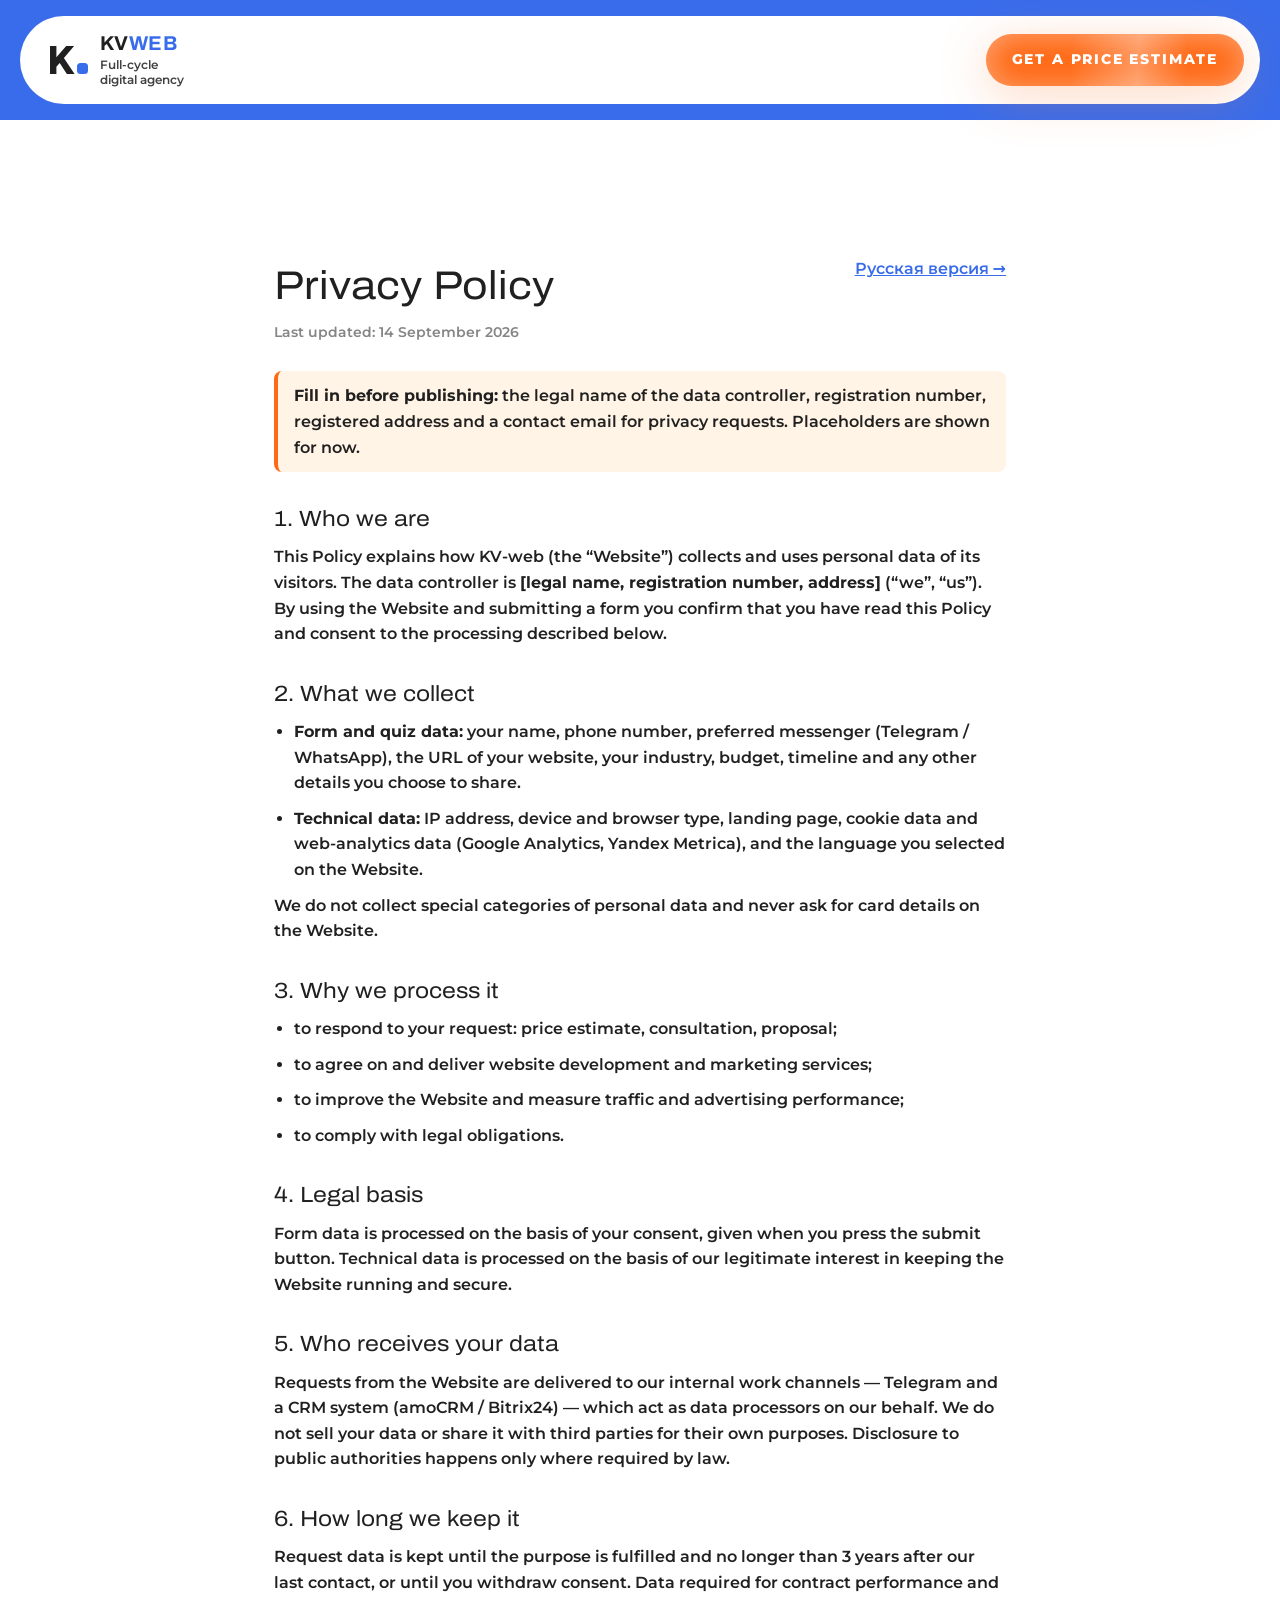
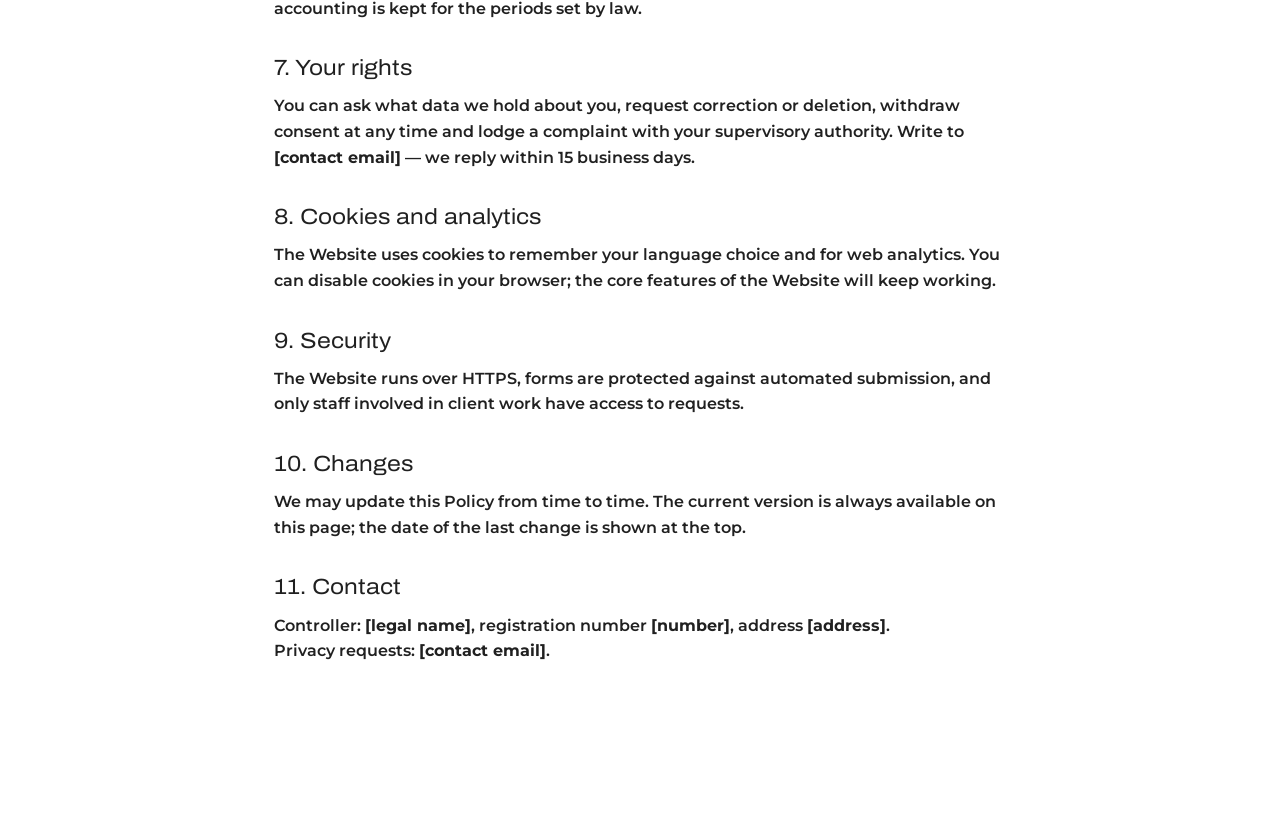
<file: privacy-en.html>
<!doctype html>
<html lang="en">
<head>
<meta charset="utf-8">
<meta name="viewport" content="width=device-width, initial-scale=1">
<title>Privacy Policy — KV-web</title>
<meta name="description" content="KV-web privacy policy: what data we collect through the forms and the quiz, why, how long we keep it and how to withdraw consent.">
<meta name="robots" content="noindex, follow">
<meta name="theme-color" content="#396CEB">
<link rel="canonical" href="https://moggerrescure.github.io/information/privacy-en.html">
<link rel="alternate" hreflang="ru" href="https://moggerrescure.github.io/information/privacy.html">
<link rel="stylesheet" href="fonts/fonts.css?v=20260914d">
<link rel="stylesheet" href="style.css?v=20260914f">
</head>
<body>

<header class="site-header">
  <div class="wrap">
    <div class="navbar">
      <a class="brand" href="index.html?lang=en" aria-label="KV-web — home">
        <span class="brand__mark" aria-hidden="true">
          <svg viewBox="0 0 40 32" fill="none" role="img"><path d="M2 2h6.4v11.3L18.2 2h7.9L15.9 14.1 26.6 30h-7.7l-7.2-11-3.3 3.8V30H2V2Z" fill="currentColor"/><rect x="29" y="19" width="11" height="11" rx="3.5" fill="#396CEB"/></svg>
        </span>
        <span class="brand__txt"><b>KV<i>WEB</i></b><small>Full-cycle<br>digital agency</small></span>
      </a>
      <nav class="mainnav" aria-label="Navigation"><a class="btn btn--orange btn--sm mainnav__cta" href="index.html?lang=en#quiz">Get a price estimate</a></nav>
    </div>
  </div>
</header>

<main class="legal">
  <div class="wrap">
    <a class="legal__back" href="index.html?lang=en">← Back to home</a>
    <article class="legal__card">
      <a class="legal__lang" href="privacy.html" lang="ru" hreflang="ru">Русская версия →</a>
      <h1>Privacy Policy</h1>
      <p class="legal__date">Last updated: 14 September 2026</p>

      <p class="legal__todo"><b>Fill in before publishing:</b> the legal name of the data controller, registration number, registered address and a contact email for privacy requests. Placeholders are shown for now.</p>

      <h2>1. Who we are</h2>
      <p>This Policy explains how KV-web (the “Website”) collects and uses personal data of its visitors. The data controller is <b>[legal name, registration number, address]</b> (“we”, “us”). By using the Website and submitting a form you confirm that you have read this Policy and consent to the processing described below.</p>

      <h2>2. What we collect</h2>
      <ul>
        <li><b>Form and quiz data:</b> your name, phone number, preferred messenger (Telegram / WhatsApp), the URL of your website, your industry, budget, timeline and any other details you choose to share.</li>
        <li><b>Technical data:</b> IP address, device and browser type, landing page, cookie data and web-analytics data (Google Analytics, Yandex Metrica), and the language you selected on the Website.</li>
      </ul>
      <p>We do not collect special categories of personal data and never ask for card details on the Website.</p>

      <h2>3. Why we process it</h2>
      <ul>
        <li>to respond to your request: price estimate, consultation, proposal;</li>
        <li>to agree on and deliver website development and marketing services;</li>
        <li>to improve the Website and measure traffic and advertising performance;</li>
        <li>to comply with legal obligations.</li>
      </ul>

      <h2>4. Legal basis</h2>
      <p>Form data is processed on the basis of your consent, given when you press the submit button. Technical data is processed on the basis of our legitimate interest in keeping the Website running and secure.</p>

      <h2>5. Who receives your data</h2>
      <p>Requests from the Website are delivered to our internal work channels — Telegram and a CRM system (amoCRM / Bitrix24) — which act as data processors on our behalf. We do not sell your data or share it with third parties for their own purposes. Disclosure to public authorities happens only where required by law.</p>

      <h2>6. How long we keep it</h2>
      <p>Request data is kept until the purpose is fulfilled and no longer than 3 years after our last contact, or until you withdraw consent. Data required for contract performance and accounting is kept for the periods set by law.</p>

      <h2>7. Your rights</h2>
      <p>You can ask what data we hold about you, request correction or deletion, withdraw consent at any time and lodge a complaint with your supervisory authority. Write to <b>[contact email]</b> — we reply within 15 business days.</p>

      <h2>8. Cookies and analytics</h2>
      <p>The Website uses cookies to remember your language choice and for web analytics. You can disable cookies in your browser; the core features of the Website will keep working.</p>

      <h2>9. Security</h2>
      <p>The Website runs over HTTPS, forms are protected against automated submission, and only staff involved in client work have access to requests.</p>

      <h2>10. Changes</h2>
      <p>We may update this Policy from time to time. The current version is always available on this page; the date of the last change is shown at the top.</p>

      <h2>11. Contact</h2>
      <p>Controller: <b>[legal name]</b>, registration number <b>[number]</b>, address <b>[address]</b>.<br>Privacy requests: <b>[contact email]</b>.</p>
    </article>
  </div>
</main>

</body>
</html>
</file>
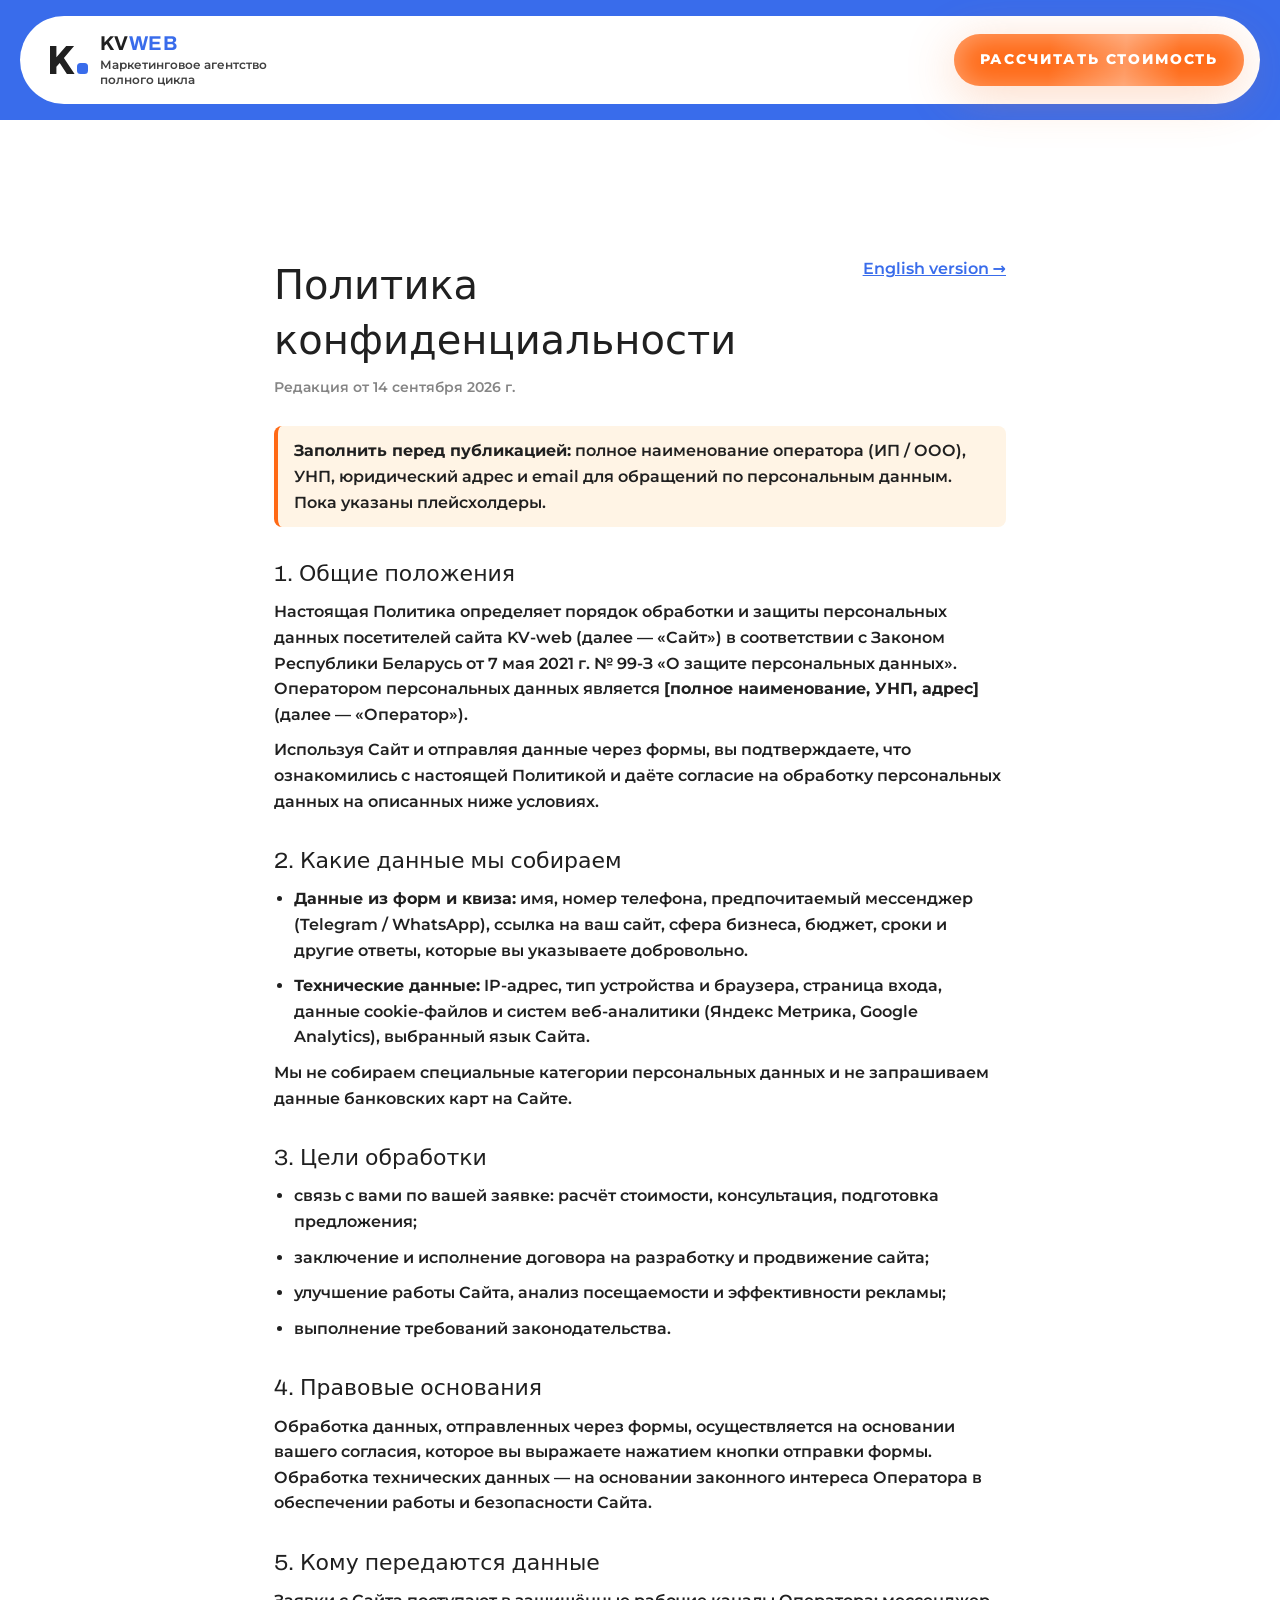
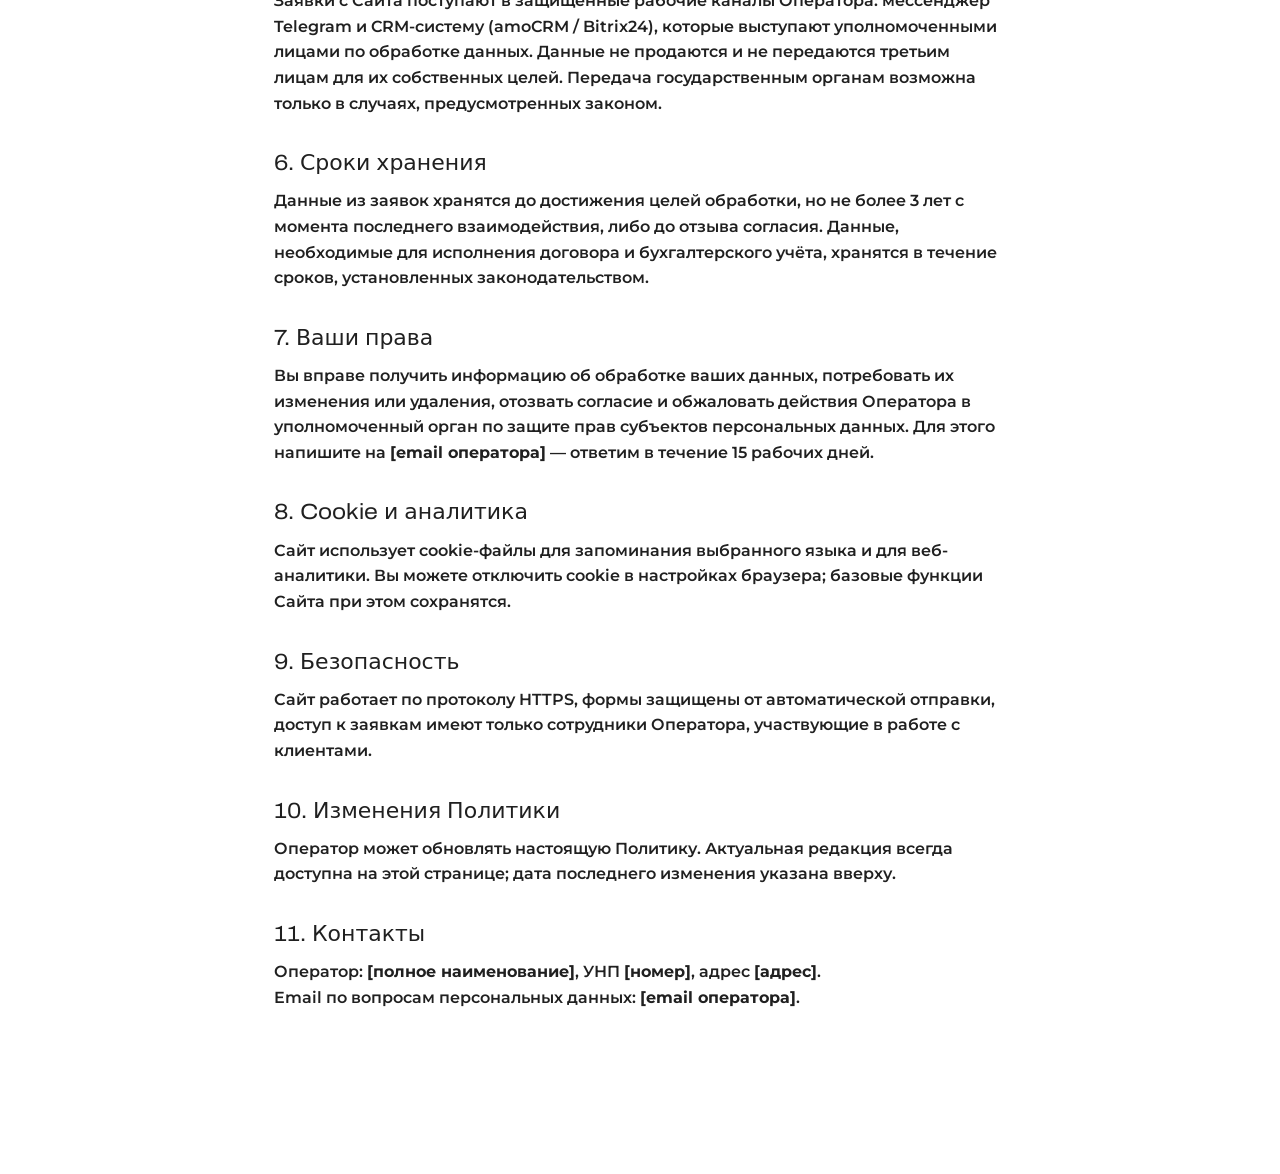
<file: privacy.html>
<!doctype html>
<html lang="ru">
<head>
<meta charset="utf-8">
<meta name="viewport" content="width=device-width, initial-scale=1">
<title>Политика конфиденциальности — KV-web</title>
<meta name="description" content="Политика обработки персональных данных сайта KV-web: какие данные собираем через формы и квиз, зачем, как храним и как отозвать согласие.">
<meta name="robots" content="noindex, follow">
<meta name="theme-color" content="#396CEB">
<link rel="canonical" href="https://moggerrescure.github.io/information/privacy.html">
<link rel="alternate" hreflang="en" href="https://moggerrescure.github.io/information/privacy-en.html">
<link rel="stylesheet" href="fonts/fonts.css?v=20260914d">
<link rel="stylesheet" href="style.css?v=20260914f">
</head>
<body>

<header class="site-header">
  <div class="wrap">
    <div class="navbar">
      <a class="brand" href="index.html" aria-label="KV-web — на главную">
        <span class="brand__mark" aria-hidden="true">
          <svg viewBox="0 0 40 32" fill="none" role="img"><path d="M2 2h6.4v11.3L18.2 2h7.9L15.9 14.1 26.6 30h-7.7l-7.2-11-3.3 3.8V30H2V2Z" fill="currentColor"/><rect x="29" y="19" width="11" height="11" rx="3.5" fill="#396CEB"/></svg>
        </span>
        <span class="brand__txt"><b>KV<i>WEB</i></b><small>Маркетинговое агентство<br>полного цикла</small></span>
      </a>
      <nav class="mainnav" aria-label="Навигация"><a class="btn btn--orange btn--sm mainnav__cta" href="index.html#quiz">Рассчитать стоимость</a></nav>
    </div>
  </div>
</header>

<main class="legal">
  <div class="wrap">
    <a class="legal__back" href="index.html">← На главную</a>
    <article class="legal__card">
      <a class="legal__lang" href="privacy-en.html" lang="en" hreflang="en">English version →</a>
      <h1>Политика конфиденциальности</h1>
      <p class="legal__date">Редакция от 14 сентября 2026 г.</p>

      <p class="legal__todo"><b>Заполнить перед публикацией:</b> полное наименование оператора (ИП / ООО), УНП, юридический адрес и email для обращений по персональным данным. Пока указаны плейсхолдеры.</p>

      <h2>1. Общие положения</h2>
      <p>Настоящая Политика определяет порядок обработки и защиты персональных данных посетителей сайта KV-web (далее — «Сайт») в соответствии с Законом Республики Беларусь от 7 мая 2021 г. № 99-З «О защите персональных данных». Оператором персональных данных является <b>[полное наименование, УНП, адрес]</b> (далее — «Оператор»).</p>
      <p>Используя Сайт и отправляя данные через формы, вы подтверждаете, что ознакомились с настоящей Политикой и даёте согласие на обработку персональных данных на описанных ниже условиях.</p>

      <h2>2. Какие данные мы собираем</h2>
      <ul>
        <li><b>Данные из форм и квиза:</b> имя, номер телефона, предпочитаемый мессенджер (Telegram / WhatsApp), ссылка на ваш сайт, сфера бизнеса, бюджет, сроки и другие ответы, которые вы указываете добровольно.</li>
        <li><b>Технические данные:</b> IP-адрес, тип устройства и браузера, страница входа, данные cookie-файлов и систем веб-аналитики (Яндекс Метрика, Google Analytics), выбранный язык Сайта.</li>
      </ul>
      <p>Мы не собираем специальные категории персональных данных и не запрашиваем данные банковских карт на Сайте.</p>

      <h2>3. Цели обработки</h2>
      <ul>
        <li>связь с вами по вашей заявке: расчёт стоимости, консультация, подготовка предложения;</li>
        <li>заключение и исполнение договора на разработку и продвижение сайта;</li>
        <li>улучшение работы Сайта, анализ посещаемости и эффективности рекламы;</li>
        <li>выполнение требований законодательства.</li>
      </ul>

      <h2>4. Правовые основания</h2>
      <p>Обработка данных, отправленных через формы, осуществляется на основании вашего согласия, которое вы выражаете нажатием кнопки отправки формы. Обработка технических данных — на основании законного интереса Оператора в обеспечении работы и безопасности Сайта.</p>

      <h2>5. Кому передаются данные</h2>
      <p>Заявки с Сайта поступают в защищённые рабочие каналы Оператора: мессенджер Telegram и CRM-систему (amoCRM / Bitrix24), которые выступают уполномоченными лицами по обработке данных. Данные не продаются и не передаются третьим лицам для их собственных целей. Передача государственным органам возможна только в случаях, предусмотренных законом.</p>

      <h2>6. Сроки хранения</h2>
      <p>Данные из заявок хранятся до достижения целей обработки, но не более 3 лет с момента последнего взаимодействия, либо до отзыва согласия. Данные, необходимые для исполнения договора и бухгалтерского учёта, хранятся в течение сроков, установленных законодательством.</p>

      <h2>7. Ваши права</h2>
      <p>Вы вправе получить информацию об обработке ваших данных, потребовать их изменения или удаления, отозвать согласие и обжаловать действия Оператора в уполномоченный орган по защите прав субъектов персональных данных. Для этого напишите на <b>[email оператора]</b> — ответим в течение 15 рабочих дней.</p>

      <h2>8. Cookie и аналитика</h2>
      <p>Сайт использует cookie-файлы для запоминания выбранного языка и для веб-аналитики. Вы можете отключить cookie в настройках браузера; базовые функции Сайта при этом сохранятся.</p>

      <h2>9. Безопасность</h2>
      <p>Сайт работает по протоколу HTTPS, формы защищены от автоматической отправки, доступ к заявкам имеют только сотрудники Оператора, участвующие в работе с клиентами.</p>

      <h2>10. Изменения Политики</h2>
      <p>Оператор может обновлять настоящую Политику. Актуальная редакция всегда доступна на этой странице; дата последнего изменения указана вверху.</p>

      <h2>11. Контакты</h2>
      <p>Оператор: <b>[полное наименование]</b>, УНП <b>[номер]</b>, адрес <b>[адрес]</b>.<br>Email по вопросам персональных данных: <b>[email оператора]</b>.</p>
    </article>
  </div>
</main>

</body>
</html>
</file>
<file: fonts/fonts.css>
/* Шрифты сайта, self-hosted (сняты с Google Fonts, лицензия OFL). Подключается до style.css.
   Archivo — заголовки (variable: wdth 100..125, wght 400..700), Montserrat — текст (wght 400..800). */

/* Archivo vietnamese */
@font-face {
  font-family: 'Archivo';
  font-style: normal;
  font-weight: 400 700;
  font-stretch: 100% 125%;
  font-display: swap;
  src: url(archivo-vietnamese.woff2) format('woff2');
  unicode-range: U+0102-0103, U+0110-0111, U+0128-0129, U+0168-0169, U+01A0-01A1, U+01AF-01B0, U+0300-0301, U+0303-0304, U+0308-0309, U+0323, U+0329, U+1EA0-1EF9, U+20AB;
}
/* Archivo latin-ext */
@font-face {
  font-family: 'Archivo';
  font-style: normal;
  font-weight: 400 700;
  font-stretch: 100% 125%;
  font-display: swap;
  src: url(archivo-latin-ext.woff2) format('woff2');
  unicode-range: U+0100-02BA, U+02BD-02C5, U+02C7-02CC, U+02CE-02D7, U+02DD-02FF, U+0304, U+0308, U+0329, U+1D00-1DBF, U+1E00-1E9F, U+1EF2-1EFF, U+2020, U+20A0-20AB, U+20AD-20C0, U+2113, U+2C60-2C7F, U+A720-A7FF;
}
/* Archivo latin */
@font-face {
  font-family: 'Archivo';
  font-style: normal;
  font-weight: 400 700;
  font-stretch: 100% 125%;
  font-display: swap;
  src: url(archivo-latin.woff2) format('woff2');
  unicode-range: U+0000-00FF, U+0131, U+0152-0153, U+02BB-02BC, U+02C6, U+02DA, U+02DC, U+0304, U+0308, U+0329, U+2000-206F, U+20AC, U+2122, U+2191, U+2193, U+2212, U+2215, U+FEFF, U+FFFD;
}
/* Montserrat cyrillic-ext */
@font-face {
  font-family: 'Montserrat';
  font-style: normal;
  font-weight: 400 800;
  font-display: swap;
  src: url(montserrat-cyrillic-ext.woff2) format('woff2');
  unicode-range: U+0460-052F, U+1C80-1C8A, U+20B4, U+2DE0-2DFF, U+A640-A69F, U+FE2E-FE2F;
}
/* Montserrat cyrillic */
@font-face {
  font-family: 'Montserrat';
  font-style: normal;
  font-weight: 400 800;
  font-display: swap;
  src: url(montserrat-cyrillic.woff2) format('woff2');
  unicode-range: U+0301, U+0400-045F, U+0490-0491, U+04B0-04B1, U+2116;
}
/* Montserrat vietnamese */
@font-face {
  font-family: 'Montserrat';
  font-style: normal;
  font-weight: 400 800;
  font-display: swap;
  src: url(montserrat-vietnamese.woff2) format('woff2');
  unicode-range: U+0102-0103, U+0110-0111, U+0128-0129, U+0168-0169, U+01A0-01A1, U+01AF-01B0, U+0300-0301, U+0303-0304, U+0308-0309, U+0323, U+0329, U+1EA0-1EF9, U+20AB;
}
/* Montserrat latin-ext */
@font-face {
  font-family: 'Montserrat';
  font-style: normal;
  font-weight: 400 800;
  font-display: swap;
  src: url(montserrat-latin-ext.woff2) format('woff2');
  unicode-range: U+0100-02BA, U+02BD-02C5, U+02C7-02CC, U+02CE-02D7, U+02DD-02FF, U+0304, U+0308, U+0329, U+1D00-1DBF, U+1E00-1E9F, U+1EF2-1EFF, U+2020, U+20A0-20AB, U+20AD-20C0, U+2113, U+2C60-2C7F, U+A720-A7FF;
}
/* Montserrat latin */
@font-face {
  font-family: 'Montserrat';
  font-style: normal;
  font-weight: 400 800;
  font-display: swap;
  src: url(montserrat-latin.woff2) format('woff2');
  unicode-range: U+0000-00FF, U+0131, U+0152-0153, U+02BB-02BC, U+02C6, U+02DA, U+02DC, U+0304, U+0308, U+0329, U+2000-206F, U+20AC, U+2122, U+2191, U+2193, U+2212, U+2215, U+FEFF, U+FFFD;
}

/* Амперсанд: у Montserrat/Archivo он «тройкой» — подменяем только U+0026 на нейтральный системный глиф.
   Семейство 'Amp' стоит первым в --head/--body (style.css), остальные символы берутся из следующих шрифтов. */
@font-face { font-family: 'Amp'; src: local('Arial'), local('Helvetica Neue'), local('Helvetica'), local('Roboto'), local('Segoe UI'); unicode-range: U+0026; font-weight: 100 900; }
</file>
<file: style.css>
/* ==========================================================================
   KV-web — лендинг. Вёрстка по макету Figma «Лендинг (Copy)» / Frame 27945.

   ШРИФТЫ. В макете использованы платные Artegra Sans Extended, Mont и Gilroy.
   Здесь подставлены ближайшие бесплатные аналоги с кириллицей:
     Artegra Sans Extended -> Archivo (переменная ширина, font-stretch 112%)
     Mont, Gilroy          -> Montserrat
   Если появятся лицензионные файлы — раскомментируйте блок @font-face ниже
   и положите файлы в /fonts. Остальное подхватится само.
   ========================================================================== */

/*
@font-face { font-family:'Artegra Sans Extended'; src:url('fonts/ArtegraSansExtended-Regular.woff2') format('woff2'); font-weight:400; font-display:swap; }
@font-face { font-family:'Mont'; src:url('fonts/Mont-Regular.woff2') format('woff2'); font-weight:400; font-display:swap; }
@font-face { font-family:'Mont'; src:url('fonts/Mont-SemiBold.woff2') format('woff2'); font-weight:600; font-display:swap; }
@font-face { font-family:'Mont'; src:url('fonts/Mont-Bold.woff2') format('woff2'); font-weight:700; font-display:swap; }
@font-face { font-family:'Mont'; src:url('fonts/Mont-Heavy.woff2') format('woff2'); font-weight:800; font-display:swap; }
*/

:root{
  /* палитра из макета */
  --blue:#396CEB;
  --blue-deep:#0041E7;
  --blue-mid:#345DC2;
  --orange:#FF6915;
  --orange-dk:#ED5913;
  --orange-sh:#D25B18;
  --orange-grad:linear-gradient(273.52deg,#FF6915 22.28%,#FF965C 41.04%,#FF6915 66.97%);
  --lime:#C4F449;
  --lime-grad:linear-gradient(273.52deg,#C4F449 22.28%,#DBFF80 41.04%,#C4F449 66.97%);
  --lime-ink:#5B6543;
  --lime-bright:#DBFE01;
  --ink:#202020;
  --ink-2:#3A3A3A;
  --ink-3:#414141;
  --ink-4:#424242;
  --lilac:#EBEEF9;
  --lilac-2:#E5E7FE;
  --purple:#7574FF;
  --white:#fff;

  --head:'Amp','Artegra Sans Extended','Archivo','Exo 2',system-ui,sans-serif;   /* 'Amp' — только символ & (fonts.css) */
  --body:'Amp','Mont','Montserrat',system-ui,-apple-system,'Segoe UI',sans-serif;

  /* три ширины контента, как в макете:
     1160 — базовая сетка секций, 1270 — шапка/герой/клиенты, 1360 — широкие карточки */
  --w-grid:1160px;
  --w-mid:1270px;
  --w-wide:1360px;
  --gut:20px;
  --sec:clamp(64px,7vw,100px);      /* отступ между секциями */
  /* внутренние поля карточек — из макета.
     У карточек 1360 поля 100, чтобы контент встал ровно на сетку 1160;
     у карточек 1270 — 55. */
  --pad-wide:clamp(28px,7vw,100px);
  --pad-mid:clamp(28px,4vw,55px);
  --cardpad:clamp(28px,3.6vw,60px);  /* аудит и «свои условия»: там картинка уходит в край */
  --gap-h2:clamp(28px,3vw,44px);     /* заголовок -> контент */
  --r-card:20px;
  --r-big:50px;
  --r-pill:500px;
  --ease:cubic-bezier(.22,1,.36,1);
  --ease-out-quart:cubic-bezier(.25,1,.5,1);
  --ease-out-quint:cubic-bezier(.22,1,.36,1);
  --ease-out-expo:cubic-bezier(.16,1,.3,1);

  /* семантическая шкала слоёв, без магических 9999 */
  --z-dropdown:20;
  --z-sticky:50;
  --z-modal:100;
  --z-toast:150;
}

/* ------------------------------ база ------------------------------ */
*,*::before,*::after{box-sizing:border-box}
html{scroll-behavior:smooth;-webkit-text-size-adjust:100%}
body{
  margin:0;background:var(--white);color:var(--ink);
  font-family:var(--body);font-weight:600;font-size:16px;line-height:1.375;
  overflow-x:hidden;
}
img{max-width:100%;height:auto;display:block}
a{color:inherit}
button{font:inherit;color:inherit}
h1,h2,h3,h4{margin:0;font-family:var(--head);font-weight:400;font-stretch:112%;text-wrap:balance}
p{margin:0}
ul,ol{margin:0;padding:0;list-style:none}

.wrap{width:100%;max-width:calc(var(--w-wide) + var(--gut) * 2);margin:0 auto;padding:0 var(--gut)}
.wrap>*{max-width:var(--w-grid);margin-inline:auto}       /* по умолчанию — сетка 1160 */
.navbar,.hero__card,.clients__card,.reviews__card{max-width:var(--w-mid)}
.why__card,.audit__card,.offer__card,.blog__card,.profit__card,.founders-card{max-width:var(--w-wide)}
.offer,.types,.cases__header,.chips,.cases-carousel{max-width:var(--w-wide)}   /* расширяем ключевые блоки для кинематографичного масштаба */
.world__map{max-width:1214px}
.faq__grid{max-width:1180px}
.center{text-align:center}
.accent{color:var(--orange-dk)}
.visually-hidden{position:absolute;width:1px;height:1px;margin:-1px;padding:0;overflow:hidden;clip:rect(0 0 0 0);white-space:nowrap;border:0}
.skip{position:absolute;left:-9999px;top:0;z-index:var(--z-toast);background:var(--ink);color:#fff;padding:12px 20px;border-radius:0 0 12px 0}
.skip:focus{left:0}

:where(a,button,input,summary,[tabindex]):focus-visible{outline:3px solid var(--orange);outline-offset:3px;border-radius:4px}
[hidden]{display:none!important}
section[id],[id="cases"]{scroll-margin-top:90px}

.h2{font-size:clamp(26px,3.4vw,40px);line-height:1.3;text-transform:uppercase;margin:0 0 var(--gap-h2)}
.h2--light{color:var(--white)}
.h2--orange{color:#12131a}

/* ------------------------------ кнопки ------------------------------ */
.btn{
  display:inline-flex;align-items:center;justify-content:center;text-align:center;
  border:0;cursor:pointer;text-decoration:none;
  font-family:var(--body);font-weight:800;text-transform:uppercase;
  border-radius:var(--r-pill);transition:transform .18s var(--ease),box-shadow .18s var(--ease),filter .18s var(--ease);
  padding:20px 34px;font-size:14px;letter-spacing:.13em;
}
.btn:hover{transform:translateY(-2px)}
.btn:active{transform:translateY(0)}
.btn--lg{padding:0 40px;min-height:96px;font-size:clamp(14px,1.5vw,20px);letter-spacing:.2em}
.btn--sm{padding:16px 26px;font-size:14px}
.btn--xs{min-height:40px;padding:0 20px;font-size:16px;letter-spacing:0;text-transform:none;font-weight:700;border-radius:var(--r-big)}
.scard .btn--lime{background:var(--lime);color:rgba(65,65,65,.8);box-shadow:none}

.btn--orange{background:var(--orange-grad);color:#fff;box-shadow:inset 2px 2px 30px rgba(255,255,255,.4),0 10px 50px rgba(250,128,60,.3)}
.btn--orange:hover{filter:brightness(1.05);box-shadow:inset 2px 2px 30px rgba(255,255,255,.4),0 14px 44px rgba(250,128,60,.45)}
.btn--lime{background:var(--lime-grad);color:var(--lime-ink);box-shadow:inset 2px 2px 30px rgba(255,255,255,.4),0 10px 50px rgba(86,250,60,.25)}
.btn--lime:hover{filter:brightness(1.04)}
.btn--ghost-lime{background:transparent;color:var(--lime);border:2px solid var(--lime);box-shadow:none}
.btn--ghost-lime:hover{background:rgba(196,244,73,.12)}
.btn--outline{background:transparent;color:var(--orange-dk);border:2px solid var(--orange-dk);text-transform:none;letter-spacing:0;font-size:16px;padding:18px 30px;border-radius:var(--r-big)}
.btn--outline:hover{background:var(--orange-dk);color:#fff}

.linkbtn{background:none;border:0;cursor:pointer;color:var(--blue);font-weight:800;font-size:16px;text-decoration:underline;padding:8px}

/* ==========================================================================
   МАГНИТНЫЕ КНОПКИ (Magnetic Physics, Spring & Specular Glass Shine)
   Вдохновлено шаблонами MotionSites и Awwwards
   ========================================================================== */
.is-magnetic {
  --mag-x: 0px;
  --mag-y: 0px;
  --mag-r: 0deg;
  --mag-px: 50%;
  --mag-py: 50%;
  will-change: transform;
  transform: translate3d(var(--mag-x), var(--mag-y), 0) rotate(var(--mag-r));
  transition: box-shadow .25s ease, filter .2s ease;
}

.btn.is-magnetic:hover {
  transform: translate3d(var(--mag-x), calc(var(--mag-y) - 2px), 0) rotate(var(--mag-r));
}

.btn.is-magnetic:active {
  transform: translate3d(var(--mag-x), var(--mag-y), 0) rotate(var(--mag-r)) scale(0.975);
}

.cases__arrow.is-magnetic {
  --mag-x: 0px;
  --mag-y: 0px;
  --mag-r: 0deg;
  transform: translate3d(var(--mag-x), var(--mag-y), 0) rotate(var(--mag-r));
  transition: transform .12s ease-out, border-color .25s ease, box-shadow .25s ease;
}

.cases__arrow.is-magnetic:hover {
  transform: translate3d(var(--mag-x), var(--mag-y), 0) rotate(var(--mag-r)) scale(1.06);
  border-color: rgba(196,244,73,0.6);
  box-shadow: 0 0 22px rgba(196,244,73,0.32);
}

.is-magnetic.is-magnetic-release {
  transition: transform 0.55s cubic-bezier(0.175, 0.885, 0.32, 1.275) !important;
}

/* Двойной параллакс: вложенные элементы/текст внутри кнопки смещаются синхронно на 26% */
.is-magnetic > * {
  pointer-events: none;
  display: inline-block;
  transform: translate3d(calc(var(--mag-x) * 0.26), calc(var(--mag-y) * 0.26), 0);
  transition: transform 0.1s ease-out;
}

.is-magnetic.is-magnetic-release > * {
  transition: transform 0.55s cubic-bezier(0.175, 0.885, 0.32, 1.275) !important;
}

/* Световой блик (specular sheen), следующий за точным положением мыши на кнопке */
.btn.is-magnetic::before {
  content: '';
  position: absolute;
  inset: 0;
  border-radius: inherit;
  background: radial-gradient(circle 95px at var(--mag-px) var(--mag-py), rgba(255,255,255,0.24), transparent 70%);
  opacity: 0;
  pointer-events: none;
  transition: opacity 0.25s ease;
  z-index: 1;
}

.btn.is-magnetic:hover::before {
  opacity: 1;
}


.tag{display:inline-block;font-size:14px;font-weight:700;padding:9px 16px;line-height:1}
.tag--lime{background:var(--lime);color:var(--lime-ink);box-shadow:0 4px 40px rgba(255,255,255,.4)}
.tag--orange{background:var(--orange);color:#fff;box-shadow:0 4px 40px rgba(255,255,255,.4)}
.tag--blue{background:var(--blue);color:#fff;border-radius:var(--r-big);padding:9px 18px;font-weight:600;font-size:13px}

/* ------------------------------ звёзды-декор ------------------------------ */
.star{position:absolute;display:block;opacity:.5;pointer-events:none;
  -webkit-mask:radial-gradient(circle at 0 0,#0000 70%,#000 71%) 0 0/50% 50% no-repeat,
        radial-gradient(circle at 100% 0,#0000 70%,#000 71%) 100% 0/50% 50% no-repeat,
        radial-gradient(circle at 0 100%,#0000 70%,#000 71%) 0 100%/50% 50% no-repeat,
        radial-gradient(circle at 100% 100%,#0000 70%,#000 71%) 100% 100%/50% 50% no-repeat;
          mask:radial-gradient(circle at 0 0,#0000 70%,#000 71%) 0 0/50% 50% no-repeat,
        radial-gradient(circle at 100% 0,#0000 70%,#000 71%) 100% 0/50% 50% no-repeat,
        radial-gradient(circle at 0 100%,#0000 70%,#000 71%) 0 100%/50% 50% no-repeat,
        radial-gradient(circle at 100% 100%,#0000 70%,#000 71%) 100% 100%/50% 50% no-repeat;
}
.star--o{background:#FF6A15}
.star--w{background:#fff}
.star--g{background:#BBCFD3;opacity:.14}
.star--b{background:#DFF1FF}
.star--lime{background:var(--lime)}


/* --- система вертикальных отступов ------------------------------------
   Белая секция:   0 сверху / --sec снизу  → между двумя белыми ровно --sec.
   Цветная полоса: --sec с обеих сторон    → это её внутренние поля.
   Белая секция сразу после полосы получает верхний отступ обратно,
   иначе контент прилипал бы к краю полосы.
   Так все зазоры на странице одинаковые, без скачков 100/200.        --- */
main>section{padding-block:0 var(--sec)}
.hero,.dark-block,.reviews{padding-block:var(--sec)}
.hero{padding-top:0}
:is(.hero,.dark-block,.reviews)+section{padding-top:var(--sec)}

/* ------------------------------ шапка ------------------------------ */
.site-header{position:sticky;top:0;z-index:var(--z-sticky);background:var(--blue);padding:16px 0}
.navbar{
  background:#fff;border-radius:55px;min-height:88px;
  display:flex;align-items:center;gap:24px;padding:12px 16px 12px 28px;
}
.brand{display:flex;align-items:center;gap:12px;text-decoration:none;flex:0 0 auto;color:var(--ink)}
.brand__mark{width:40px;height:32px;flex:0 0 auto}
.brand__mark svg{width:100%;height:100%}
.brand__txt b{display:block;font-family:var(--head);font-size:20px;line-height:1;letter-spacing:.02em}
.brand__txt b i{font-style:normal;color:var(--blue)}
.brand__txt small{display:block;font-size:12px;font-weight:600;line-height:1.25;margin-top:4px;color:inherit;opacity:.85}
.brand--light{color:#fff}
.brand--light .brand__txt small{color:rgba(255,255,255,.6)}

.mainnav{margin-left:auto;display:flex;align-items:center;gap:28px}
.mainnav__list{display:flex;align-items:center;gap:26px}
.mainnav__list a,.subtoggle{font-size:16px;font-weight:600;text-decoration:none;background:none;border:0;cursor:pointer;padding:6px 0;display:inline-flex;align-items:center;gap:7px}
.mainnav__list a:hover,.subtoggle:hover{color:var(--blue)}
.subtoggle svg{width:10px;height:6px;transition:transform .2s var(--ease)}
.subtoggle[aria-expanded="true"] svg{transform:rotate(180deg)}
.has-sub{position:relative}
.submenu{
  position:absolute;top:calc(100% + 14px);left:-18px;min-width:250px;background:#fff;
  border-radius:18px;padding:12px;box-shadow:0 18px 50px rgba(0,0,0,.14);
  transform-origin:top left;
  z-index:var(--z-dropdown);
  opacity:0;visibility:hidden;transform:translateY(-10px) scale(.97);transition:opacity .3s var(--ease),transform .34s var(--ease),visibility .34s;
}
.has-sub.is-open .submenu{opacity:1;visibility:visible;transform:translateY(0) scale(1)}
.submenu a{display:block;padding:10px 14px;border-radius:10px;font-weight:600}
.submenu a:hover{background:var(--lilac)}

.burger{display:none;margin-left:auto;width:48px;height:44px;background:none;border:0;cursor:pointer;flex-direction:column;justify-content:center;gap:6px;padding:0}
.burger span{display:block;height:3px;border-radius:2px;background:var(--ink);transition:.25s var(--ease)}
.burger[aria-expanded="true"] span:nth-child(1){transform:translateY(9px) rotate(45deg)}
.burger[aria-expanded="true"] span:nth-child(2){opacity:0}
.burger[aria-expanded="true"] span:nth-child(3){transform:translateY(-9px) rotate(-45deg)}

/* ------------------------------ первый экран ------------------------------ */
.hero{position:relative;background:var(--blue)}
.hero__card{
  background:#fff;border-radius:24px;padding:var(--pad-mid);
  display:grid;grid-template-columns:minmax(0,1fr) minmax(0,1.05fr);gap:40px;align-items:center;
}
.hero h1{
  font-size:clamp(30px,3.8vw,44px);
  line-height:1.1;
  letter-spacing:-.015em;
  text-transform:uppercase;
  color:#12131a;
  margin:0;
}
.hero h1 .line{display:block;margin-bottom:2px}
.hero__accent-days{color:var(--orange);display:inline-block}
.hero__lead{
  margin:18px 0 28px;
  font-size:clamp(16px,1.7vw,21px);
  line-height:1.42;
  font-weight:500;
  color:#3e414f;
  max-width:440px;
  text-wrap:pretty;
}
.hero .btn--lg{width:min(555px,100%)}
.hero__pic {
  position: relative;
  display: flex;
  justify-content: center;
  align-items: center;
  width: 100%;
}
.hero-stage {
  position: relative;
  width: 100%;
  max-width: 697px;
  margin: 0 auto;
  user-select: none;
}
.hero-stage__img {
  display: block;
  width: 100%;
  height: auto;
  border-radius: 20px;
  user-select: none;
  -webkit-user-drag: none;
  pointer-events: none;
}

/* Подсказка над лампочкой: «Наведи на нас» */
.hero-cue {
  position: absolute;
  left: 53.5%;
  top: -48px;
  transform: translateX(-50%);
  display: inline-flex;
  align-items: center;
  gap: 9px;
  padding: 7px 11px 7px 14px;
  border-radius: 999px;
  background: linear-gradient(180deg, #181a24 0%, #0c0d14 100%);
  border: 1px solid rgba(196, 244, 73, 0.38);
  box-shadow: 
    0 16px 36px rgba(0, 0, 0, 0.28),
    0 4px 12px rgba(0, 0, 0, 0.2),
    0 0 22px rgba(196, 244, 73, 0.22),
    inset 0 1px 0 rgba(255, 255, 255, 0.16);
  color: #ffffff;
  font-size: 13px;
  font-weight: 700;
  line-height: 1;
  letter-spacing: 0.01em;
  white-space: nowrap;
  pointer-events: none;
  animation: heroCueFloat 2.8s ease-in-out infinite;
  transition: opacity 0.25s ease, transform 0.25s ease;
  z-index: 30;
}
/* Скрываем подсказку при наведении на сцену/элементы, чтобы не перекрывать карточки */
.hero-stage:hover .hero-cue {
  opacity: 0;
  transform: translateX(-50%) translateY(-6px) scale(0.96);
  animation-play-state: paused;
}
.hero-cue::after {
  content: '';
  position: absolute;
  top: 100%;
  left: 50%;
  transform: translateX(-50%);
  width: 0;
  height: 0;
  border-left: 6px solid transparent;
  border-right: 6px solid transparent;
  border-top: 7px solid #0c0d14;
  filter: drop-shadow(0 2px 2px rgba(0, 0, 0, 0.25));
}
.hero-cue__ping {
  position: relative;
  width: 10px;
  height: 10px;
  display: inline-flex;
  align-items: center;
  justify-content: center;
}
.hero-cue__ping-ring {
  position: absolute;
  inset: -3px;
  border-radius: 50%;
  border: 1.5px solid var(--lime, #c4f449);
  opacity: 0.8;
  animation: heroCueRing 2s cubic-bezier(0, 0, 0.2, 1) infinite;
}
.hero-cue__ping-dot {
  width: 7px;
  height: 7px;
  border-radius: 50%;
  background: var(--lime, #c4f449);
  box-shadow: 0 0 8px var(--lime, #c4f449);
}
.hero-cue__txt {
  font-size: 13px;
  font-weight: 700;
  color: #ffffff;
  letter-spacing: 0.01em;
}
.hero-cue__chip {
  width: 21px;
  height: 21px;
  border-radius: 50%;
  background: rgba(196, 244, 73, 0.14);
  border: 1px solid rgba(196, 244, 73, 0.35);
  display: inline-flex;
  align-items: center;
  justify-content: center;
  color: var(--lime, #c4f449);
  margin-left: -1px;
}
.hero-cue__chip svg {
  display: block;
  animation: heroCueArrow 1.6s ease-in-out infinite;
}
@keyframes heroCueFloat {
  0%, 100% { transform: translateX(-50%) translateY(0); }
  50% { transform: translateX(-50%) translateY(-6px); }
}
@keyframes heroCueRing {
  0% { transform: scale(0.8); opacity: 0.9; }
  70%, 100% { transform: scale(2.2); opacity: 0; }
}
@keyframes heroCueArrow {
  0%, 100% { transform: translateY(0); }
  50% { transform: translateY(2px); }
}

/* Интерактивные невидимые зоны ховера на объектах рисунка */
.hero-spot {
  position: absolute;
  cursor: pointer;
  z-index: 20;
  outline: none;
  border: none;
  background: transparent;
  -webkit-tap-highlight-color: transparent;
}
.hero-spot:focus-visible {
  outline: none;
}
.hero-spot:hover,
.hero-spot.is-open {
  z-index: 80;
}

/* Всплывающая карточка: быстрый GPU-рендер без лагов */
.hero-spot__pop {
  position: absolute;
  width: 275px;
  padding: 15px 17px;
  border-radius: 16px;
  background: #14151e;
  border: 1px solid rgba(255, 255, 255, 0.16);
  box-shadow: 0 18px 40px rgba(0, 0, 0, 0.55), 0 0 0 1px rgba(196, 244, 73, 0.18);
  color: #fff;
  pointer-events: none;
  opacity: 0;
  visibility: hidden;
  transition: opacity 0.14s ease, transform 0.14s ease, visibility 0.14s;
  z-index: 80;
}
.hero-spot:hover .hero-spot__pop,
.hero-spot.is-open .hero-spot__pop,
.hero-spot:focus-visible .hero-spot__pop {
  opacity: 1;
  visibility: visible;
  pointer-events: auto;
}

/* Позиционирование всплывашек */
.hero-spot__pop--left {
  right: calc(100% + 10px);
  top: 50%;
  transform: translateY(-50%) translateX(6px);
}
.hero-spot:hover .hero-spot__pop--left,
.hero-spot.is-open .hero-spot__pop--left,
.hero-spot:focus-visible .hero-spot__pop--left {
  transform: translateY(-50%) translateX(0);
}

.hero-spot__pop--right {
  left: calc(100% + 10px);
  top: 50%;
  transform: translateY(-50%) translateX(-6px);
}
.hero-spot:hover .hero-spot__pop--right,
.hero-spot.is-open .hero-spot__pop--right,
.hero-spot:focus-visible .hero-spot__pop--right {
  transform: translateY(-50%) translateX(0);
}

.hero-spot__pop--bottom {
  top: calc(100% + 10px);
  left: 50%;
  transform: translateX(-50%) translateY(-6px);
}
.hero-spot:hover .hero-spot__pop--bottom,
.hero-spot.is-open .hero-spot__pop--bottom,
.hero-spot:focus-visible .hero-spot__pop--bottom {
  transform: translateX(-50%) translateY(0);
}

.hero-spot__tag {
  display: inline-flex;
  align-items: center;
  font-size: 11px;
  font-weight: 700;
  text-transform: uppercase;
  letter-spacing: 0.08em;
  color: var(--lime, #c4f449);
  margin-bottom: 5px;
}
.hero-spot__title {
  font-size: 14.5px;
  font-weight: 700;
  line-height: 1.3;
  color: #ffffff;
  margin-bottom: 5px;
}
.hero-spot__desc {
  font-size: 12px;
  line-height: 1.44;
  color: rgba(255, 255, 255, 0.82);
  margin: 0;
  font-weight: 400;
}

@media (max-width: 900px) {
  .hero-spot__pop {
    width: 240px;
    padding: 12px 14px;
  }
}

@media (max-width: 760px) {
  .hero-spot__pop {
    width: 220px;
    padding: 12px 14px;
    border-radius: 12px;
  }
  .hero-spot__marker {
    width: 17px;
    height: 17px;
    font-size: 12px;
    top: 2px;
    right: 2px;
  }
  .hero-spot__title {
    font-size: 13px;
  }
  .hero-spot__desc {
    font-size: 11px;
  }
  .hero-stage__hint {
    top: 8px;
    right: 8px;
    font-size: 11px;
    padding: 4px 10px;
  }
}
.hero__s1{width:77px;height:77px;border-radius:16px;left:49%;top:60px}
.hero__s2{width:55px;height:55px;right:-10px;bottom:110px}
.hero__s3{width:120px;height:115px;border-radius:5px;left:2%;top:20px}

/* ------------------------------ квиз ------------------------------ */
.quiz-sec{position:relative}
.quiz-sec .h2{max-width:790px;color:#12131a}
.quiz-sec__s1{width:108px;height:108px;right:9%;top:30px;transform:rotate(-32deg)}
.quiz-sec__s2{width:55px;height:55px;left:14%;bottom:40px;background:#B5D9F5;transform:rotate(-39deg)}

.quiz{
  background:linear-gradient(180deg,#242630 0%,#14151b 100%);
  border-radius:28px;
  border:1px solid rgba(255,255,255,.08);
  box-shadow:0 24px 60px rgba(0,0,0,.35);
  padding:clamp(28px,4vw,48px);
  color:#fff;
}
.quiz__bar{display:flex;align-items:center;gap:22px;margin-bottom:36px}
.quiz__track{flex:1;height:12px;border-radius:var(--r-pill);background:rgba(255,255,255,.12);box-shadow:inset 0 2px 4px rgba(0,0,0,.3);overflow:hidden}
.quiz__fill{height:100%;width:20%;border-radius:var(--r-pill);background:var(--lime);box-shadow:0 0 16px rgba(196,244,73,.5);transition:width .45s var(--ease)}
.quiz__count{font-size:15px;font-weight:700;letter-spacing:.03em;color:rgba(255,255,255,.8);white-space:nowrap}

.quiz__step{border:0;margin:0;padding:0;display:none}
.quiz__step.is-active{display:block;animation:fadeUp .4s var(--ease)}
@keyframes fadeUp{from{opacity:0;transform:translateY(10px)}to{opacity:1;transform:none}}
.quiz__cols{display:grid;grid-template-columns:1fr 1fr;gap:36px 48px}
.quiz__q{font-size:clamp(17px,1.8vw,20px);font-weight:700;line-height:1.3;margin-bottom:16px;display:flex;align-items:center;gap:10px;padding:0;color:#fff}
.quiz__q--mt{margin-top:28px}
.quiz__input{
  width:100%;max-width:449px;height:56px;border-radius:14px;border:1.5px solid rgba(255,255,255,.14);
  background:rgba(255,255,255,.07);color:#fff;padding:0 22px;font:600 16px/1 var(--body);margin-bottom:12px;
  transition:all .2s var(--ease);
}
.quiz__input::placeholder{color:rgba(255,255,255,.55)}
.quiz__input:focus{background:rgba(255,255,255,.12);border-color:var(--lime);outline:none;box-shadow:0 0 16px rgba(196,244,73,.25)}
.quiz__input.is-bad{border-color:#FF6A6A;box-shadow:0 0 16px rgba(255,106,106,.25)}
.quiz__input--area{height:auto;min-height:96px;padding:14px 22px;resize:vertical;line-height:1.4;border-radius:14px;margin-top:12px}

.hint{width:24px;height:24px;flex:0 0 auto;border-radius:50%;border:0;background:rgba(255,255,255,.2);color:#fff;font-size:12px;font-weight:700;cursor:pointer;position:relative;transition:background .2s}
.hint:hover{background:var(--lime);color:var(--lime-ink)}
.hint::after{
  content:attr(data-hint);position:absolute;left:50%;top:calc(100% + 10px);transform:translateX(-50%);
  width:260px;background:#fff;color:var(--ink);font-size:13px;font-weight:600;line-height:1.4;padding:12px 14px;border-radius:12px;
  box-shadow:0 12px 30px rgba(0,0,0,.25);opacity:0;visibility:hidden;transition:.2s var(--ease);z-index:5;text-align:left;
}
.hint:hover::after,.hint:focus-visible::after{opacity:1;visibility:visible}

/* Тактильные карточки-селекторы */
.opt{
  display:flex;align-items:center;gap:14px;padding:13px 18px;margin-bottom:10px;border-radius:14px;
  background:rgba(255,255,255,.05);border:1.5px solid rgba(255,255,255,.1);
  cursor:pointer;font-size:16px;font-weight:600;line-height:1.3;color:#fff;
  transition:all .2s var(--ease);position:relative;user-select:none;
}
.opt input{position:absolute;opacity:0;width:0;height:0}
.opt__box,.opt__mark{
  flex:0 0 auto;width:22px;height:22px;border:1.5px solid rgba(255,255,255,.28);
  background:rgba(255,255,255,.08);position:relative;transition:.2s var(--ease);
}
.opt__box{border-radius:6px}
.opt__mark{border-radius:50%}
.opt__box::after{
  content:"";position:absolute;inset:0;
  background:no-repeat center/12px 9px url("data:image/svg+xml,%3Csvg xmlns='http://www.w3.org/2000/svg' viewBox='0 0 12 9'%3E%3Cpath d='M1 4.5 4.3 8 11 1' stroke='%23fff' stroke-width='2' fill='none' stroke-linecap='round' stroke-linejoin='round'/%3E%3C/svg%3E");
  opacity:0;transition:.18s var(--ease);
}
.opt__mark::after{
  content:"";position:absolute;left:50%;top:50%;width:8px;height:8px;border-radius:50%;
  background:var(--orange);transform:translate(-50%,-50%) scale(0);transition:.2s var(--ease);
}

.opt:hover{
  background:rgba(255,255,255,.1);border-color:rgba(255,255,255,.26);
  transform:translateY(-2px);
}
.opt:active{transform:translateY(0) scale(.98)}
.opt:has(input:checked){
  background:rgba(255,105,21,.12);border-color:var(--orange);
  box-shadow:0 6px 20px rgba(255,105,21,.2);color:#fff;
}
.opt input:checked+.opt__box{background:var(--orange);border-color:var(--orange);box-shadow:0 0 12px rgba(255,105,21,.5)}
.opt input:checked+.opt__box::after{opacity:1}
.opt input:checked+.opt__mark{border-color:var(--orange);box-shadow:0 0 10px rgba(255,105,21,.4)}
.opt input:checked+.opt__mark::after{transform:translate(-50%,-50%) scale(1)}
.opt input:focus-visible+.opt__box,.opt input:focus-visible+.opt__mark{outline:2px solid var(--lime);outline-offset:3px}

.quiz__nav{display:flex;gap:16px;justify-content:center;margin-top:44px;flex-wrap:wrap}
.quiz__nav .btn{min-width:301px;min-height:60px;border-radius:var(--r-pill);font-size:16px;letter-spacing:0;text-transform:none;font-weight:700;padding:0 28px}

.consent{font-size:13px;font-weight:600;letter-spacing:.05em;line-height:1.4;color:rgba(255,255,255,.92);margin-top:18px}
.consent--dark{margin-top:26px}
.consent--muted{color:rgba(61,61,61,.85);letter-spacing:.04em}

.formmsg{margin-top:16px;font-size:15px;font-weight:700;min-height:1.2em;text-align:center}
.formmsg a{color:inherit;text-decoration:underline}
.hp{position:absolute;left:-10000px;width:1px;height:1px;overflow:hidden}
.formmsg.is-ok{color:var(--lime)}
.formmsg.is-bad{color:#FF8B6B}
.form .formmsg{text-align:left}

/* ------------------------------ почему мы ------------------------------ */

.why__card{background:var(--lilac);border-radius:var(--r-big);padding:var(--pad-wide)}

.why__grid{display:grid;grid-template-columns:repeat(4,1fr);gap:48px 34px;align-items:start}
.why__pic{margin:0}
.why__pic img{width:100%;height:190px;object-fit:cover;border-radius:var(--r-card);border:2px solid rgba(0,0,0,.05);background:linear-gradient(248.84deg,#C1CFFF 8.32%,#EDF2FF 73.54%)}
.why__item h3{font-size:clamp(20px,2vw,26px);line-height:1.08;margin-bottom:14px}
.why__item p{font-size:16px;line-height:1.375;color:rgba(32,32,32,.8)}

/* ------------------------------ тёмные блоки ------------------------------ */
.dark-block{position:relative;background:var(--ink);color:#fff}


/* типы сайтов */
.types{display:grid;grid-template-columns:repeat(8,1fr);gap:12px;margin-bottom:96px}
.type{
  position:relative;border-radius:30px;background:rgba(var(--tile),.9);
  min-height:169px;padding:78px 10px 18px;text-align:center;
  display:flex;align-items:flex-end;justify-content:center;
  transition:transform .25s var(--ease),box-shadow .25s var(--ease);
}
.type:hover{transform:translateY(-6px);box-shadow:0 18px 40px rgba(0,0,0,.35)}
.type span{font-size:16px;font-weight:700;line-height:1.25}

/* иконка = цветная подложка + стеклянный рендер поверх в режиме luminosity,
   ровно как в макете (image 53 + image 54) */
.type__ico{
  position:absolute;left:50%;top:-26px;transform:translateX(-50%);
  width:120px;height:120px;isolation:isolate;
  transform-origin:50% 65%;
  filter:drop-shadow(0 12px 20px rgba(0,0,0,.35));
  transition:transform .4s cubic-bezier(0.22, 1, 0.36, 1), filter .4s ease;
  will-change:transform, filter;
  pointer-events:none;
}
.type__ico img{position:absolute;inset:0;width:100%;height:100%;object-fit:contain;pointer-events:none}
.type__ico-t{mix-blend-mode:luminosity}

/* Живая 3D-анимация: покачивание, плавание и мягкое вращение для каждой формы в ряду */
@keyframes floatShape1{
  0%,100%{transform:translateX(-50%) translateY(0) rotate(0deg);filter:drop-shadow(0 12px 18px rgba(0,0,0,.36))}
  28%{transform:translateX(calc(-50% + 3.5px)) translateY(-9px) rotate(3.6deg);filter:drop-shadow(0 18px 24px rgba(0,0,0,.26)) drop-shadow(0 0 12px rgba(57,108,235,.3))}
  65%{transform:translateX(calc(-50% - 2.5px)) translateY(5px) rotate(-2.8deg);filter:drop-shadow(0 8px 14px rgba(0,0,0,.42))}
}

@keyframes floatShape2{
  0%,100%{transform:translateX(-50%) translateY(0) rotate(0deg);filter:drop-shadow(0 12px 18px rgba(0,0,0,.36))}
  24%{transform:translateX(calc(-50% - 3.8px)) translateY(-8px) rotate(-4.2deg);filter:drop-shadow(0 17px 23px rgba(0,0,0,.26)) drop-shadow(0 0 12px rgba(213,28,127,.3))}
  62%{transform:translateX(calc(-50% + 2.8px)) translateY(6px) rotate(2.4deg);filter:drop-shadow(0 7px 13px rgba(0,0,0,.42))}
}

@keyframes floatShape3{
  0%,100%{transform:translateX(-50%) translateY(0) rotate(0deg);filter:drop-shadow(0 12px 18px rgba(0,0,0,.36))}
  32%{transform:translateX(calc(-50% + 4px)) translateY(-10px) rotate(-3.5deg);filter:drop-shadow(0 19px 25px rgba(0,0,0,.25)) drop-shadow(0 0 12px rgba(135,134,255,.3))}
  70%{transform:translateX(calc(-50% - 3px)) translateY(4px) rotate(3.2deg);filter:drop-shadow(0 8px 14px rgba(0,0,0,.4))}
}

@keyframes floatShape4{
  0%,100%{transform:translateX(-50%) translateY(0) rotate(0deg);filter:drop-shadow(0 12px 18px rgba(0,0,0,.36))}
  26%{transform:translateX(calc(-50% - 3px)) translateY(-7px) rotate(3.8deg);filter:drop-shadow(0 16px 22px rgba(0,0,0,.26)) drop-shadow(0 0 12px rgba(55,186,170,.3))}
  60%{transform:translateX(calc(-50% + 3.2px)) translateY(5px) rotate(-3.4deg);filter:drop-shadow(0 8px 13px rgba(0,0,0,.42))}
}

@keyframes floatShape5{
  0%,100%{transform:translateX(-50%) translateY(0) rotate(0deg);filter:drop-shadow(0 12px 18px rgba(0,0,0,.36))}
  34%{transform:translateX(calc(-50% + 3.2px)) translateY(-9px) rotate(-4deg);filter:drop-shadow(0 18px 24px rgba(0,0,0,.26)) drop-shadow(0 0 12px rgba(237,89,19,.3))}
  68%{transform:translateX(calc(-50% - 2.8px)) translateY(6px) rotate(3.6deg);filter:drop-shadow(0 7px 13px rgba(0,0,0,.42))}
}

@keyframes floatShape6{
  0%,100%{transform:translateX(-50%) translateY(0) rotate(0deg);filter:drop-shadow(0 12px 18px rgba(0,0,0,.36))}
  27%{transform:translateX(calc(-50% - 3.5px)) translateY(-8.5px) rotate(4.2deg);filter:drop-shadow(0 17px 23px rgba(0,0,0,.26)) drop-shadow(0 0 12px rgba(200,38,50,.3))}
  64%{transform:translateX(calc(-50% + 3px)) translateY(4.5px) rotate(-2.6deg);filter:drop-shadow(0 8px 14px rgba(0,0,0,.42))}
}

@keyframes floatShape7{
  0%,100%{transform:translateX(-50%) translateY(0) rotate(0deg);filter:drop-shadow(0 12px 18px rgba(0,0,0,.36))}
  30%{transform:translateX(calc(-50% + 3.8px)) translateY(-10px) rotate(-3.8deg);filter:drop-shadow(0 19px 25px rgba(0,0,0,.25)) drop-shadow(0 0 12px rgba(135,57,235,.3))}
  66%{transform:translateX(calc(-50% - 3.2px)) translateY(5.5px) rotate(3.4deg);filter:drop-shadow(0 8px 13px rgba(0,0,0,.42))}
}

@keyframes floatShape8{
  0%,100%{transform:translateX(-50%) translateY(0) rotate(0deg);filter:drop-shadow(0 12px 18px rgba(0,0,0,.36))}
  25%{transform:translateX(calc(-50% - 3.2px)) translateY(-8px) rotate(3.5deg);filter:drop-shadow(0 17px 23px rgba(0,0,0,.26)) drop-shadow(0 0 12px rgba(35,150,237,.3))}
  63%{transform:translateX(calc(-50% + 3.5px)) translateY(6px) rotate(-4.2deg);filter:drop-shadow(0 7px 13px rgba(0,0,0,.42))}
}

.type:nth-child(1) .type__ico{animation:floatShape1 4.7s ease-in-out infinite}
.type:nth-child(2) .type__ico{animation:floatShape2 5.3s ease-in-out infinite 0.35s}
.type:nth-child(3) .type__ico{animation:floatShape3 4.5s ease-in-out infinite 0.7s}
.type:nth-child(4) .type__ico{animation:floatShape4 5.9s ease-in-out infinite 1.1s}
.type:nth-child(5) .type__ico{animation:floatShape5 4.9s ease-in-out infinite 0.25s}
.type:nth-child(6) .type__ico{animation:floatShape6 5.4s ease-in-out infinite 0.85s}
.type:nth-child(7) .type__ico{animation:floatShape7 5.7s ease-in-out infinite 0.5s}
.type:nth-child(8) .type__ico{animation:floatShape8 4.6s ease-in-out infinite 1.35s}

.type:hover .type__ico{
  animation-play-state:paused;
  transform:translateX(-50%) translateY(-14px) rotate(-5deg) scale(1.1);
  filter:drop-shadow(0 20px 30px rgba(0,0,0,.52)) drop-shadow(0 0 20px rgba(var(--tile),.55));
}

.types__s1{width:77px;height:77px;border-radius:16px;right:22%;top:60px;transform:rotate(-54deg)}
.types__s2{width:108px;height:108px;left:-30px;bottom:22%;background:rgba(223,241,255,.5);transform:rotate(-32deg)}

/* кейсы / проекты */
.cases__header{margin-bottom:32px;position:relative;z-index:2}
.cases__header-top{display:flex;justify-content:space-between;align-items:flex-end;gap:28px}
.cases__header-text{flex:1}
.cases__h{margin-top:14px}
.cases__lead{font-size:clamp(16px,1.4vw,19px);line-height:1.55;color:rgba(255,255,255,.76);max-width:820px;margin-top:12px}

.cases__nav{
  display:flex;align-items:center;gap:12px;flex-shrink:0;
  background:rgba(255,255,255,.05);border:1px solid rgba(255,255,255,.12);
  padding:8px 14px;border-radius:var(--r-pill);backdrop-filter:blur(14px);
}
.cases__arrow{
  width:44px;height:44px;border-radius:50%;border:1px solid rgba(255,255,255,.16);
  background:rgba(255,255,255,.08);color:#fff;display:flex;align-items:center;justify-content:center;
  cursor:pointer;transition:all .25s var(--ease);
}
.cases__arrow:hover:not(:disabled){
  background:var(--lime);border-color:var(--lime);color:var(--lime-ink);
  transform:translateY(-2px);box-shadow:0 8px 22px rgba(196,244,73,.35);
}
.cases__arrow:active:not(:disabled){transform:translateY(0) scale(.95)}
.cases__arrow:disabled{opacity:.28;cursor:not-allowed;pointer-events:none}

.cases__counter{
  display:flex;align-items:baseline;gap:5px;font-family:var(--head);font-weight:700;
  font-size:15px;letter-spacing:.05em;padding:0 6px;user-select:none;
}
.cases__counter-curr{color:var(--lime);font-size:18px}
.cases__counter-sep{color:rgba(255,255,255,.3)}
.cases__counter-total{color:rgba(255,255,255,.65)}

.chips{display:flex;flex-wrap:wrap;gap:12px;margin-bottom:38px}
.chip{
  border:1px solid rgba(255,255,255,.14);cursor:pointer;border-radius:var(--r-pill);padding:14px 24px;min-height:50px;
  background:rgba(255,255,255,.05);backdrop-filter:blur(10px);color:rgba(255,255,255,.86);font-size:15px;font-weight:600;
  transition:all .22s var(--ease);
}
.chip:hover{background:rgba(255,255,255,.12);border-color:rgba(255,255,255,.28);color:#fff;transform:translateY(-2px)}
.chip.is-on{background:var(--lime);border-color:var(--lime);color:var(--lime-ink);font-weight:700;box-shadow:0 8px 24px rgba(196,244,73,.25)}

/* Карусель проектов */
.cases-carousel{position:relative;margin-top:12px}

.cases-carousel__row{
  display:flex;align-items:center;gap:28px;position:relative;
}
.cases-carousel__track-wrap{
  flex:1;min-width:0;overflow:hidden;padding:16px 4px;margin:-16px -4px;
}

/* Красивые кнопки навигации слева и справа с расстоянием */
.cases-btn{
  width:64px;height:64px;flex:0 0 64px;border-radius:22px;
  border:1px solid rgba(255,255,255,.16);
  background:linear-gradient(145deg,rgba(34,34,42,.92) 0%,rgba(18,18,24,.96) 100%);
  backdrop-filter:blur(20px);-webkit-backdrop-filter:blur(20px);
  color:#fff;display:flex;align-items:center;justify-content:center;cursor:pointer;
  box-shadow:0 14px 34px rgba(0,0,0,.45),inset 0 1px 1px rgba(255,255,255,.2);
  transition:all .28s var(--ease);
  position:relative;z-index:2;
}
.cases-btn svg{transition:transform .25s var(--ease)}
.cases-btn:hover:not(:disabled){
  background:linear-gradient(135deg,var(--lime) 0%,#b2f738 100%);
  color:var(--lime-ink);border-color:var(--lime);
  transform:translateY(-3px) scale(1.05);
  box-shadow:0 16px 36px rgba(196,244,73,.4),0 0 24px rgba(196,244,73,.25);
}
.cases-btn--prev:hover:not(:disabled) svg{transform:translateX(-3px)}
.cases-btn--next:hover:not(:disabled) svg{transform:translateX(3px)}
.cases-btn:active:not(:disabled){
  transform:translateY(0) scale(.96);box-shadow:0 8px 20px rgba(196,244,73,.3);
}
.cases-btn:disabled{
  opacity:.22;cursor:not-allowed;pointer-events:none;
  background:rgba(255,255,255,.03);border-color:rgba(255,255,255,.07);
  box-shadow:none;color:rgba(255,255,255,.3);transform:none;
}

.cases{display:grid;grid-template-columns:repeat(2,1fr);gap:32px}
.cases.cases--track{
  display:flex!important;grid-template-columns:none!important;gap:24px;
  overflow-x:auto;overflow-y:hidden;scroll-snap-type:x proximity;
  -webkit-overflow-scrolling:touch;scroll-behavior:smooth;
  padding:12px 0 30px;margin:-12px 0 0;
  scrollbar-width:none;-ms-overflow-style:none;cursor:grab;
}
.cases.cases--track::-webkit-scrollbar{display:none}
.cases.cases--track.is-dragging{cursor:grabbing;scroll-snap-type:none;scroll-behavior:auto;user-select:none}

.cases.cases--track .case{
  flex:0 0 calc((100% - 24px) / 2);
  max-width:calc((100% - 24px) / 2);
  scroll-snap-align:start;
  scroll-snap-stop:normal;
}

.cases__progress-bar{
  width:100%;height:4px;background:rgba(255,255,255,.1);border-radius:var(--r-pill);
  overflow:hidden;position:relative;margin-top:12px;
}
.cases__progress-fill{
  height:100%;width:16.666%;background:linear-gradient(90deg,var(--lime) 0%,#a2f24c 100%);
  border-radius:var(--r-pill);box-shadow:0 0 14px rgba(196,244,73,.5);transition:width .28s var(--ease);
}

.cases__dots{display:flex;justify-content:center;align-items:center;gap:8px;margin-top:22px}
.cases__dot{
  width:10px;height:10px;border-radius:var(--r-pill);background:rgba(255,255,255,.2);
  border:none;padding:0;cursor:pointer;transition:all .25s var(--ease);
}
.cases__dot:hover:not(.is-active){background:rgba(255,255,255,.5);transform:scale(1.2)}
.cases__dot.is-active{width:32px;background:var(--lime);box-shadow:0 0 12px rgba(196,244,73,.45)}

.case{
  position:relative;overflow:hidden;border-radius:28px;
  background:linear-gradient(180deg,rgba(32,32,38,.96) 0%,rgba(20,20,24,.98) 100%);
  border:1px solid rgba(255,255,255,.08);box-shadow:0 20px 50px rgba(0,0,0,.3);
  display:flex;flex-direction:column;
  transition:transform .35s var(--ease-out-quart),border-color .35s var(--ease),box-shadow .35s var(--ease);
}
.case[hidden]{display:none!important}
.case:hover{
  transform:translateY(-8px);border-color:rgba(196,244,73,.45);
  box-shadow:0 30px 70px rgba(0,0,0,.5),0 0 35px rgba(196,244,73,.15);
}

.case__media{position:relative;width:100%;aspect-ratio:16/9;overflow:hidden;background:#111}
.case__img{width:100%;height:100%;object-fit:cover;object-position:center top;transition:transform .6s var(--ease-out-quart)}
.case:hover .case__img{transform:scale(1.04)}

/* Контекстные мокапы: браузер Safari для веб-кейсов */
.case__browser-bar{
  position:absolute;top:0;left:0;right:0;height:34px;
  background:rgba(20,21,27,.92);backdrop-filter:blur(14px);-webkit-backdrop-filter:blur(14px);
  border-bottom:1px solid rgba(255,255,255,.09);
  display:flex;align-items:center;padding:0 16px;gap:12px;z-index:3;
}
.case__browser-dots{display:flex;align-items:center;gap:6px}
.case__browser-dot{width:8px;height:8px;border-radius:50%}
.case__browser-dot--red{background:#ff5f56}
.case__browser-dot--yellow{background:#ffbd2e}
.case__browser-dot--green{background:#27c93f}
.case__browser-url{
  display:inline-flex;align-items:center;gap:6px;
  background:rgba(255,255,255,.07);border:1px solid rgba(255,255,255,.08);
  padding:3px 12px;border-radius:6px;
  font-family:-apple-system,BlinkMacSystemFont,'Segoe UI',sans-serif;
  font-size:11px;font-weight:500;color:rgba(255,255,255,.7);
  letter-spacing:.02em;margin:0 auto 0 4px;
}
.case__browser-url svg{color:var(--lime);flex-shrink:0}

/* Контекстные мокапы: iOS Dynamic Island для мобильных кейсов */
.case__ios-bar{
  position:absolute;top:0;left:0;right:0;height:32px;
  background:rgba(15,16,22,.94);backdrop-filter:blur(14px);-webkit-backdrop-filter:blur(14px);
  border-bottom:1px solid rgba(255,255,255,.08);
  display:flex;align-items:center;justify-content:space-between;padding:0 18px;z-index:3;
  font-family:-apple-system,BlinkMacSystemFont,sans-serif;font-size:11.5px;font-weight:600;color:#fff;
}
.case__ios-island{
  width:64px;height:16px;background:#000;border-radius:20px;
  border:1px solid rgba(255,255,255,.12);box-shadow:inset 0 1px 2px rgba(255,255,255,.1);
}
.case__ios-icons{display:flex;align-items:center;color:rgba(255,255,255,.85)}

.case__badges{
  position:absolute;bottom:14px;left:14px;right:14px;
  display:flex;justify-content:space-between;align-items:center;
  pointer-events:none;gap:10px;z-index:2;
}
.case__badge-stack{
  background:rgba(15,15,18,.86);backdrop-filter:blur(12px);border:1px solid rgba(255,255,255,.15);
  color:#fff;font-size:13px;font-weight:700;padding:6px 14px;border-radius:var(--r-pill);letter-spacing:.02em;
}
.case__badge-metric{
  background:var(--lime);color:var(--lime-ink);font-size:12px;font-weight:800;padding:6px 12px;
  border-radius:var(--r-pill);box-shadow:0 6px 16px rgba(0,0,0,.3);text-transform:uppercase;letter-spacing:.03em;
}

.case__body{padding:26px 28px 30px;display:flex;flex-direction:column;flex:1}
.case__title{font-family:var(--head);font-size:clamp(20px,1.7vw,24px);line-height:1.25;color:#fff;margin-bottom:12px;font-weight:500}
.case__desc{font-size:15px;line-height:1.55;color:rgba(255,255,255,.74);margin-bottom:18px;flex:1}

.case__result{
  display:flex;align-items:center;gap:10px;padding:12px 16px;background:rgba(196,244,73,.08);
  border:1px solid rgba(196,244,73,.2);border-radius:14px;font-size:13px;font-weight:700;color:var(--lime);margin-bottom:20px;
}
.case__result-icon{flex:0 0 auto;font-size:16px}

.case__foot{
  display:flex;align-items:center;justify-content:space-between;gap:14px;
  border-top:1px solid rgba(255,255,255,.07);padding-top:18px;margin-top:auto;
}
.case__tags{display:flex;flex-wrap:wrap;gap:8px}
.case__tags span{
  font-size:12px;font-weight:600;color:rgba(255,255,255,.55);
  background:rgba(255,255,255,.06);padding:4px 10px;border-radius:6px;
}
.case__btn{
  font-size:13px;font-weight:700;color:#fff;display:inline-flex;align-items:center;gap:6px;
  text-decoration:none;transition:color .2s var(--ease);white-space:nowrap;
}
.case__btn svg{transition:transform .2s var(--ease)}
.case:hover .case__btn{color:var(--lime)}
.case:hover .case__btn svg{transform:translateX(4px)}

.cases__empty{margin-top:30px;font-size:18px;color:rgba(255,255,255,.85)}
.cases + .center,.cases__empty + .center{margin-top:54px}
.dark-block .center{margin-top:64px}

/* ------------------------------ аудит ------------------------------ */
.audit{position:relative}
.audit__card{
  background:var(--blue-deep);border-radius:var(--r-big);color:#fff;
  display:grid;grid-template-columns:minmax(0,.85fr) minmax(0,1.15fr);gap:20px;align-items:center;
  padding:var(--cardpad);overflow:hidden;
}
.audit__pic img{width:100%;max-width:520px;margin:0 auto}
.audit__form .h2{margin-bottom:20px}
.audit__lead{margin:22px 0 26px;font-size:16px;line-height:1.375;max-width:444px}
.audit__s1{width:77px;height:77px;border-radius:16px;left:4%;bottom:20px}

.form__row{display:flex;gap:24px;flex-wrap:wrap;margin-bottom:22px}
.fld{
  flex:1 1 240px;min-height:60px;border-radius:var(--r-big);border:1px solid rgba(255,255,255,.4);
  background:rgba(255,255,255,.2);color:#fff;padding:0 26px;font:700 14px/1 var(--body);
}
.fld::placeholder{color:#fff;opacity:.95}
.fld:focus{outline:2px solid var(--lime);outline-offset:2px;background:rgba(255,255,255,.28)}
.fld.is-bad{border-color:#FFB4A2;outline:2px solid #FF8B6B}
.fld--area{display:block;width:100%;height:auto;min-height:104px;padding:18px 26px;resize:vertical;line-height:1.45;flex:1 0 100%;border-radius:24px;margin-bottom:22px;font-weight:600}   /* многострочное поле: не пилюля, во всю ширину формы */
.fld--light{background:#fff;border:1px solid rgba(0,0,0,.1);color:var(--ink);font-weight:600;font-size:16px}
.fld--light::placeholder{color:rgba(61,61,61,.4)}
.form__label{font-size:16px;font-weight:600;margin-bottom:12px}
.form__msgrs{display:flex;gap:34px;flex-wrap:wrap}
.form .btn{margin-top:24px}

/* --- «выделение как в Figma»: рамка вокруг строки заголовка + курсор-подпись --- */
.selbox{
  position:relative;display:inline-block;
  padding:2px 12px 4px;border:2px solid #fff;background:rgba(217,217,217,.01);
}
.selbox::before,.selbox::after,
.selbox i::before,.selbox i::after{
  content:"";position:absolute;width:8px;height:8px;
  background:currentColor;border:2px solid #fff;box-sizing:border-box;
}
.selbox::before{left:-5px;top:-5px}
.selbox::after{right:-5px;top:-5px}
.selbox i::before{left:-5px;bottom:-5px}
.selbox i::after{right:-5px;bottom:-5px}
.selbox i{position:static}

/* маркеры-уголки заливаются фоном своей карточки, как в макете */
.audit .selbox::before,.audit .selbox::after,
.audit .selbox i::before,.audit .selbox i::after{background:var(--blue-deep)}
.offer .selbox::before,.offer .selbox::after,
.offer .selbox i::before,.offer .selbox i::after{background:var(--purple)}

.audit__form,.offer__form{display:flex;flex-direction:column;align-items:flex-start}
.audit__form>.form,.offer__form>.form{width:100%}

.fcursor{position:relative;display:inline-block;align-self:flex-start;margin:14px 0 0 min(58%,400px);padding-left:14px}   /* «курсор» рядом с концом заголовка, а не у правого края формы */
.fcursor::before{                       /* сам «курсор» — стрелка перед подписью */
  content:"";position:absolute;left:0;top:-11px;width:11px;height:12px;
  border-radius:1px;transform:rotate(-27.7deg);
}
.fcursor--lime::before{background:var(--lime)}
.fcursor--orange::before{background:var(--orange)}

.consent a{color:inherit;text-decoration:underline;text-underline-offset:2px}
.consent a:hover{text-decoration-thickness:2px}

/* --- иллюстрация аудита ---
   Раньше собиралась из трёх слоёв (чек-лист + рука с лупой + размытый круг),
   и совместить их на глаз не выходило: размытие уезжало от линзы.
   Теперь это одна отрисовка узла Figma «Group 27789» — стекло лупы уже в ней. */
.audit__pic{position:relative;max-width:560px;margin:0 auto}
.audit__pic img{width:100%}

/* ------------------------------ продвижение ------------------------------ */

.promo__grid{display:grid;grid-template-columns:repeat(3,1fr);column-gap:19px;row-gap:20px}  /* из макета: 140/533/926, ряды 6464 и 6725 */
.promo__intro{grid-column:span 2;padding-right:40px}
.promo__intro .h2{margin-bottom:24px;max-width:626px}
.promo__intro p{font-size:16px;line-height:1.375;max-width:471px}
/* карточка 374x241 из макета: поля 20, иконка 71x71 слева сверху,
   заголовок справа от неё, описание во всю ширину, кнопка 236x40 снизу */
.scard{
  background:var(--lilac);border-radius:var(--r-card);padding:20px;min-height:241px;
  display:grid;grid-template-columns:71px minmax(0,1fr);grid-template-rows:71px auto 1fr auto;
  column-gap:15px;
}
.scard__ico{
  grid-column:1;grid-row:1;width:71px;height:71px;border-radius:10px;
  background:#fff;object-fit:contain;padding:3px;   /* contain, иначе широкую картинку режет по краям */
}
.scard h3{grid-column:2;grid-row:1;align-self:start;padding-top:11px;font-size:22px;line-height:24px}
.scard p{grid-column:1/-1;grid-row:2;margin-top:13px;font-size:16px;line-height:20px;color:var(--ink)}
.scard .btn{grid-column:1/-1;grid-row:4;align-self:end;justify-self:start;width:236px;max-width:100%}

/* ------------------------------ тарифы ------------------------------ */
.pricing-sec .h2{margin-bottom:14px;max-width:659px}
.pricing__sub{font-size:18px;font-weight:600;color:rgba(255,255,255,.75);margin-bottom:34px}
.ptabs{display:grid;grid-template-columns:repeat(8,1fr);gap:9px;margin-bottom:48px}
.ptab{
  border:0;cursor:pointer;border-radius:var(--r-card);min-height:70px;padding:10px;
  background:rgba(66,66,66,.5);color:#fff;font-size:14px;font-weight:700;line-height:1.28;transition:.2s var(--ease);
}
.ptab:hover{background:rgba(90,90,90,.75)}
.ptab.is-on{background:var(--lime);color:var(--lime-ink)}

.plans{display:grid;grid-template-columns:repeat(3,1fr);gap:20px;align-items:stretch}
.plan{background:rgba(66,66,66,.6);border-radius:70px;padding:52px 34px 44px;display:flex;flex-direction:column;text-align:center}
.plan--mid{background:var(--blue-mid)}
.plan__name{font-size:clamp(26px,2.6vw,34px);line-height:1.06;margin-bottom:22px}
.plan__term{font-size:16px;font-weight:800;margin-bottom:10px}
.plan__desc{font-size:16px;line-height:1.25;color:rgba(255,255,255,.78);margin-bottom:30px}
.plan--mid .plan__desc{color:rgba(255,255,255,.7)}
.plan__list{text-align:left;flex:1;display:flex;flex-direction:column;gap:18px;margin-bottom:34px}
.plan__list li{position:relative;padding-left:34px;font-size:16px;line-height:1.25}
.plan__list li::before{content:"";position:absolute;left:0;top:2px;width:18px;height:18px;border-radius:6px;background:var(--lime-bright)}
.plan__list li::after{content:"";position:absolute;left:4px;top:7px;width:10px;height:7px;border-left:2.5px solid var(--ink);border-bottom:2.5px solid var(--ink);transform:rotate(-45deg)}
.plan__list li.on{color:rgba(255,255,255,.9);font-weight:800}
.plan__list li.off{color:rgba(255,255,255,.72);font-weight:600}
.plan__list li.off::before{background:rgba(255,255,255,.22)}
.plan__list li.off::after{border-color:rgba(255,255,255,.55)}
.plan__price{margin-bottom:26px;display:flex;flex-direction:column;align-items:center;gap:6px}
.plan__market-price{font-size:13.5px;font-weight:600;color:rgba(255,255,255,.6);display:flex;align-items:center;justify-content:center;gap:8px}
.plan__market-price s{color:rgba(255,255,255,.45);text-decoration:line-through}
.plan__save-tag{background:rgba(196,244,73,.18);color:var(--lime);font-size:11px;font-weight:800;padding:2px 7px;border-radius:var(--r-pill);letter-spacing:.03em}
.plan__val{display:block;font-size:clamp(26px,2.6vw,34px);font-weight:800;line-height:1;color:#fff;font-variant-numeric:tabular-nums;transition:transform .2s ease,color .2s ease}
.plan__val.is-updated{animation:planPop .35s ease}
@keyframes planPop{0%{transform:scale(0.95);opacity:0.6}50%{transform:scale(1.04)}100%{transform:scale(1);opacity:1}}
.plan .btn{min-height:64px}
.rate-note{margin-top:34px;font-size:13px;font-weight:600;line-height:1.5;color:rgba(255,255,255,.7);max-width:760px}

/* ------------------------------ своё предложение ------------------------------ */
.offer{position:relative;margin-top:var(--sec)}
.offer__inner{position:relative}
.offer__card{
  background:var(--purple);border-radius:var(--r-big);color:#fff;overflow:hidden;
  display:grid;grid-template-columns:minmax(0,.8fr) minmax(0,1.2fr);gap:24px;align-items:center;padding:var(--cardpad);
}
.offer__pic img{width:100%;max-width:600px}
.offer__lead{margin:22px 0 26px;font-size:16px;line-height:1.375;max-width:444px}
.offer .fld{background:rgba(255,255,255,.2)}
.offer .fld:focus{outline-color:#fff}
.offer__s1{width:77px;height:77px;border-radius:16px;left:42%;bottom:30px}

/* ------------------------------ этапы ------------------------------ */

.steps .h2{max-width:921px}
.steps__grid{display:grid;grid-template-columns:repeat(3,1fr);gap:26px}
.step{background:var(--lilac);border-radius:15px;padding:26px}
.step__n{
  display:flex;align-items:center;justify-content:center;width:65px;height:65px;border-radius:13px;
  background:var(--blue);color:#fff;font-family:var(--head);font-size:40px;line-height:1;margin-bottom:22px;
}
.step__t{font-size:clamp(19px,2vw,22px);line-height:1.27;margin-bottom:22px;min-height:56px}
.step__t--blue{color:var(--blue)}
.step p{font-size:16px;line-height:1.375}

/* ------------------------------ о команде ------------------------------ */

.team .h2{max-width:705px}
.team__text{display:flex;flex-direction:column;gap:16px;font-size:16px;line-height:1.55;max-width:72ch;text-wrap:pretty}
.team__text.is-clamped{max-height:154px;overflow:hidden;-webkit-mask-image:linear-gradient(180deg,#000 50%,transparent 100%);mask-image:linear-gradient(180deg,#000 50%,transparent 100%)}
.team .center{margin-top:24px}

/* ------------------------------ основатели (Борис, Илья, Иван) ------------------------------ */
.founders-sec{overflow:hidden}
.founders-card{
  background:radial-gradient(120% 100% at 50% 0%, #262626 0%, #171717 100%);
  border-radius:var(--r-big);padding:var(--pad-wide);
  border:1px solid rgba(255,255,255,0.08);box-shadow:0 24px 64px rgba(0,0,0,0.35);
}

.founders__header{margin-bottom:var(--gap-h2);max-width:860px}
.founders__badge{
  display:inline-flex;align-items:center;gap:10px;
  background:rgba(255,255,255,0.08);border:1px solid rgba(255,255,255,0.18);
  color:#fff;padding:8px 18px;border-radius:var(--r-pill);
  font-size:13px;font-weight:700;margin-bottom:16px;
}
.founders__badge-dot{
  width:8px;height:8px;border-radius:50%;background:var(--lime);
  box-shadow:0 0 10px var(--lime);
}
.founders__header .h2{margin-bottom:16px}
.founders__lead{font-size:17px;line-height:1.5;color:rgba(255,255,255,0.82)}

/* Бейдж-приглашение к интерактиву */
.founders__sandbox-hint{
  display:inline-flex;align-items:center;gap:10px;
  background:rgba(196,244,73,0.08);border:1px solid rgba(196,244,73,0.22);
  color:rgba(255,255,255,0.9);padding:7px 18px;border-radius:var(--r-pill);
  font-size:13px;line-height:1.4;margin-bottom:24px;
  box-shadow:0 4px 20px rgba(0,0,0,0.2);
  backdrop-filter:blur(8px);-webkit-backdrop-filter:blur(8px);
}
.founders__sandbox-hint b{color:var(--lime);font-weight:700}
.sandbox-hint__pulse{
  width:8px;height:8px;border-radius:50%;background:var(--lime);
  box-shadow:0 0 10px var(--lime);flex-shrink:0;
  animation:hintPulse 2s infinite ease-in-out;
}
@keyframes hintPulse{
  0%,100%{transform:scale(1);opacity:1;box-shadow:0 0 8px var(--lime)}
  50%{transform:scale(1.4);opacity:0.65;box-shadow:0 0 16px var(--lime)}
}

/* Сетка 3 основателей */
.founders__grid{display:grid;grid-template-columns:repeat(3,1fr);gap:24px;margin-bottom:36px}
.founder-card{
  background:#222222;border-radius:24px;overflow:hidden;
  border:1px solid rgba(255,255,255,0.1);box-shadow:0 8px 30px rgba(0,0,0,0.25);
  display:flex;flex-direction:column;
  transition:transform .25s ease, border-color .25s ease, box-shadow .25s ease;
}
.founder-card:hover{
  transform:translateY(-4px);border-color:rgba(196,244,73,0.45);
  box-shadow:0 16px 40px rgba(0,0,0,0.35);
}
.founder-card__media{position:relative;width:100%;aspect-ratio:1/1;overflow:hidden;background:#141414}
.founder-card__media img{
  width:100%;height:100%;object-fit:cover;object-position:center top;
  display:block;transition:transform .4s ease;
}
.founder-card:hover .founder-card__media img{transform:scale(1.03)}
.founder-card__status{
  position:absolute;bottom:14px;left:14px;
  background:rgba(0,0,0,0.72);backdrop-filter:blur(8px);-webkit-backdrop-filter:blur(8px);
  color:var(--lime);font-size:11px;font-weight:700;letter-spacing:.04em;
  padding:4px 10px;border-radius:var(--r-pill);border:1px solid rgba(196,244,73,0.3);
}

/* Инженерные UI-виджеты в карточках (Live Code & Systems) */
.founder-card__widget{
  position:relative;width:100%;aspect-ratio:1/1;overflow:hidden;
  background:#141519;border-bottom:1px solid rgba(255,255,255,0.08);
  display:flex;flex-direction:column;font-family:var(--font);
}
.widget-window-bar{
  height:38px;padding:0 14px;background:rgba(255,255,255,0.04);
  border-bottom:1px solid rgba(255,255,255,0.06);
  display:flex;align-items:center;justify-content:space-between;
}
.widget-dots{display:flex;gap:6px}
.w-dot{width:9px;height:9px;border-radius:50%}
.w-dot--red{background:#ff5f56}
.w-dot--yellow{background:#ffbd2e}
.w-dot--green{background:#27c93f}
.widget-title{font-size:11px;font-family:ui-monospace,SFMono-Regular,Menlo,monospace;color:rgba(255,255,255,0.5)}
.widget-pill{
  font-size:10px;font-weight:700;text-transform:uppercase;letter-spacing:.04em;
  padding:2px 8px;border-radius:var(--r-pill);background:rgba(255,255,255,0.08);color:rgba(255,255,255,0.7);
}
.widget-pill--lime{background:rgba(196,244,73,0.15);color:var(--lime);border:1px solid rgba(196,244,73,0.3)}

.widget-body{padding:16px 14px;flex:1;display:flex;flex-direction:column;justify-content:space-between}

/* 1. Виджет Frontend & Скорость (Интерактивный) */
.widget-presets-bar{display:flex;gap:5px;margin-bottom:8px}
.wpreset{
  flex:1;padding:5px 4px;font-size:10px;font-weight:700;border-radius:6px;
  background:rgba(255,255,255,0.05);color:rgba(255,255,255,0.65);
  border:1px solid rgba(255,255,255,0.08);cursor:pointer;
  transition:all .2s ease;text-align:center;white-space:nowrap;
}
.wpreset:hover{background:rgba(255,255,255,0.1);color:#fff}
.wpreset.is-active{
  background:rgba(196,244,73,0.16);color:var(--lime);
  border-color:rgba(196,244,73,0.35);box-shadow:0 0 10px rgba(196,244,73,0.12);
}
.wpreset.is-builder.is-active{
  background:rgba(255,95,86,0.18);color:#ff5f56;border-color:rgba(255,95,86,0.35);box-shadow:0 0 10px rgba(255,95,86,0.12);
}

.widget-score-row{display:flex;align-items:center;gap:10px;background:rgba(255,255,255,0.03);padding:8px 10px;border-radius:12px;border:1px solid rgba(255,255,255,0.05);transition:all .3s ease}
.widget-score-circle{width:42px;height:42px;flex-shrink:0}
.circular-chart{display:block;margin:0 auto;max-width:100%;max-height:100%}
.circle-bg{fill:none;stroke:rgba(255,255,255,0.1);stroke-width:3.2}
.circle{fill:none;stroke:#00D26A;stroke-width:3.2;stroke-linecap:round;transition:stroke-dasharray .6s cubic-bezier(0.34, 1.56, 0.64, 1), stroke .3s ease}
.circle--bad{stroke:#ff5f56}
.percentage{fill:#00D26A;font-family:var(--head);font-size:11px;font-weight:800;text-anchor:middle;transition:fill .3s ease}
.percentage--bad{fill:#ff5f56}
.widget-score-label{font-size:10px;color:rgba(255,255,255,0.5);text-transform:uppercase;letter-spacing:.04em;font-weight:700}
.widget-score-val{font-size:13px;font-weight:800;color:#fff;transition:color .3s ease}
.widget-score-val--bad{color:#ff5f56}

.wbench-run-btn{
  margin-left:auto;display:flex;align-items:center;gap:4px;padding:4px 8px;
  font-size:10px;font-weight:700;border-radius:6px;
  background:rgba(255,255,255,0.07);color:rgba(255,255,255,0.8);
  border:1px solid rgba(255,255,255,0.1);cursor:pointer;transition:all .2s;
}
.wbench-run-btn:hover{background:rgba(196,244,73,0.18);color:var(--lime);border-color:rgba(196,244,73,0.35)}
.wbench-run-btn:active{transform:scale(0.95)}

.widget-code-lines{
  background:#0c0d10;border-radius:10px;padding:8px 11px;
  font-family:ui-monospace,SFMono-Regular,Menlo,monospace;font-size:10.5px;line-height:1.5;
  border:1px solid rgba(255,255,255,0.06);color:rgba(255,255,255,0.7);margin:6px 0;
  transition:border-color .3s ease;
}
.widget-code-lines.is-flash{border-color:var(--lime);box-shadow:0 0 12px rgba(196,244,73,0.15)}
.code-line.indent{padding-left:12px}
.c-kw{color:#ff7b72}
.c-fn{color:#79c0ff}
.c-prop{color:#d2a8ff}
.c-bool{color:#ff7b72}
.c-str{color:#a5d6ff}
.tune-btn{
  display:inline-flex;align-items:center;justify-content:center;
  padding:2px 7px;font-size:9.5px;font-family:ui-monospace,SFMono-Regular,Menlo,monospace;
  font-weight:700;line-height:1.2;
  background:rgba(196,244,73,0.12);color:var(--lime);
  border:1px solid rgba(196,244,73,0.3);border-radius:4px;
  cursor:pointer;margin-left:6px;vertical-align:middle;
  transition:all .15s ease;
}
.tune-btn:hover{
  background:var(--lime);color:#0a0b0d;border-color:var(--lime);
  transform:translateY(-1px);box-shadow:0 0 10px rgba(196,244,73,0.4);
}
.tune-btn:active{transform:scale(0.92)}

.widget-tags-row{display:flex;gap:6px;flex-wrap:wrap;align-items:center}
.wtag{font-size:9.5px;font-weight:700;padding:3px 7px;border-radius:6px;background:rgba(255,255,255,0.06);color:rgba(255,255,255,0.75);transition:all .3s ease}
.wtag--lime{background:rgba(0,210,106,0.15);color:#00D26A;border:1px solid rgba(0,210,106,0.3)}
.wtag--bad{background:rgba(255,95,86,0.15);color:#ff5f56;border:1px solid rgba(255,95,86,0.3)}

/* 2. Виджет Backend & Сервер (Живой терминал) */
.widget-terminal__body{
  background:#0c0d10;font-family:ui-monospace,SFMono-Regular,Menlo,monospace;
  font-size:10.5px;line-height:1.5;padding:12px 12px 10px;
}
.term-screen{
  overflow-y:auto;scrollbar-width:none;max-height:120px;
  display:flex;flex-direction:column;gap:4px;margin-bottom:8px;
}
.term-screen::-webkit-scrollbar{display:none}
.term-line{display:flex;align-items:center;gap:7px;color:rgba(255,255,255,0.85);font-size:10.5px}
.term-line--cmd{color:#fff;font-weight:700;border-bottom:1px solid rgba(255,255,255,0.06);padding-bottom:4px;margin-bottom:2px}
.term-line--stream{animation:termStream .2s ease forwards}
@keyframes termStream{from{opacity:0;transform:translateX(-4px)}to{opacity:1;transform:translateX(0)}}
.term-prompt{color:var(--lime)}
.term-icon{color:#00D26A;font-weight:900}
.term-meta{color:rgba(255,255,255,0.45);font-size:9.5px;margin-left:auto}

.term-chips-row{display:flex;gap:5px;flex-wrap:wrap;margin-bottom:7px}
.term-chip{
  padding:3px 7px;font-size:9.5px;font-family:ui-monospace,SFMono-Regular,Menlo,monospace;
  font-weight:700;border-radius:5px;background:rgba(255,255,255,0.06);color:rgba(255,255,255,0.8);
  border:1px solid rgba(255,255,255,0.09);cursor:pointer;transition:all .15s ease;
}
.term-chip:hover{background:rgba(196,244,73,0.16);color:var(--lime);border-color:rgba(196,244,73,0.3)}
.term-chip:active{transform:scale(0.96)}

.term-input-form{
  display:flex;align-items:center;gap:6px;background:#050608;
  border:1px solid rgba(255,255,255,0.1);border-radius:7px;padding:3px 8px;margin-bottom:7px;
  transition:border-color .2s ease;
}
.term-input-form:focus-within{border-color:rgba(196,244,73,0.4);box-shadow:0 0 8px rgba(196,244,73,0.1)}
.term-input{
  flex:1;background:transparent;border:none;color:#fff;
  font-family:ui-monospace,SFMono-Regular,Menlo,monospace;font-size:10.5px;outline:none;
}
.term-enter-btn{
  background:rgba(255,255,255,0.08);border:none;color:var(--lime);
  font-size:11px;font-weight:700;width:20px;height:20px;border-radius:4px;
  cursor:pointer;display:flex;align-items:center;justify-content:center;
}
.term-enter-btn:hover{background:rgba(196,244,73,0.22)}

.term-footer{
  display:flex;align-items:center;gap:7px;padding-top:6px;
  border-top:1px solid rgba(255,255,255,0.06);color:rgba(255,255,255,0.5);font-size:10px;
}
.term-pulse-dot{
  width:7px;height:7px;border-radius:50%;background:#00D26A;
  box-shadow:0 0 8px #00D26A;animation:termPulse 2s infinite;
}
.term-pulse-dot.is-busy{animation:termPulseFast .4s infinite;box-shadow:0 0 12px var(--lime)}
@keyframes termPulse{0%,100%{opacity:1}50%{opacity:.4}}
@keyframes termPulseFast{0%,100%{opacity:1;transform:scale(1.25)}50%{opacity:.3;transform:scale(0.9)}}

/* 3. Виджет Telegram Apps & CRM (Интерактивный симулятор) */
.widget-tg__bar{
  height:40px;padding:0 12px;background:rgba(255,255,255,0.04);
  border-bottom:1px solid rgba(255,255,255,0.06);display:flex;align-items:center;gap:9px;
}
.widget-tg__avatar{
  width:26px;height:26px;border-radius:50%;background:#2AABEE;
  display:flex;align-items:center;justify-content:center;color:#fff;flex-shrink:0;
}
.widget-tg__chat-info{flex:1;min-width:0}
.widget-tg__name{font-size:11px;font-weight:700;color:#fff;white-space:nowrap;overflow:hidden;text-overflow:ellipsis}
.widget-tg__status{font-size:9px;color:#2AABEE;font-weight:600;transition:color .2s}
.widget-tg__status.is-typing{color:var(--lime);font-style:italic}

.widget-tg__body{gap:7px;padding:10px 12px}
.tg-sim-bar{display:flex;gap:6px;margin-bottom:2px}
.tg-sim-btn{
  flex:1;min-width:0;display:flex;align-items:center;justify-content:center;gap:6px;
  padding:6px 10px;font-size:10.5px;font-weight:700;border-radius:8px;
  background:linear-gradient(135deg, rgba(42,171,238,0.22), rgba(196,244,73,0.18));
  border:1px solid rgba(42,171,238,0.38);color:#fff;cursor:pointer;
  transition:all .2s ease;
}
.tg-sim-btn:hover{
  background:linear-gradient(135deg, rgba(42,171,238,0.35), rgba(196,244,73,0.28));
  border-color:rgba(42,171,238,0.6);box-shadow:0 0 14px rgba(42,171,238,0.25);
}
.tg-sim-btn:active{transform:scale(0.97)}
.tg-sim-btn__dot{width:6px;height:6px;border-radius:50%;background:var(--lime);box-shadow:0 0 6px var(--lime);animation:termPulseFast 1.6s ease-in-out infinite}

.tg-clear-btn{
  display:flex;align-items:center;justify-content:center;gap:4px;
  padding:6px 9px;font-size:10px;font-weight:700;border-radius:8px;
  background:rgba(255,255,255,0.06);border:1px solid rgba(255,255,255,0.1);
  color:rgba(255,255,255,0.7);cursor:pointer;transition:all .2s ease;
  white-space:nowrap;
}
.tg-clear-btn svg{opacity:0.8;transition:transform .2s ease}
.tg-clear-btn:hover{
  background:rgba(255,75,75,0.14);border-color:rgba(255,75,75,0.35);color:#ff7a7a;
}
.tg-clear-btn:hover svg{opacity:1;transform:rotate(-8deg)}
.tg-clear-btn:active{transform:scale(0.96)}

.tg-chat-feed{
  display:flex;flex-direction:column;gap:6px;overflow-y:auto;scrollbar-width:none;
  max-height:130px;
}
.tg-chat-feed::-webkit-scrollbar{display:none}
.tg-msg{
  background:#1e232c;border-radius:12px;border-top-left-radius:3px;
  padding:9px 11px;border:1px solid rgba(255,255,255,0.06);
  font-size:10.5px;line-height:1.4;color:rgba(255,255,255,0.88);
  transition:all .3s cubic-bezier(0.34, 1.56, 0.64, 1);
}
.tg-msg.is-pop{animation:tgPopIn .35s cubic-bezier(0.34, 1.56, 0.64, 1) forwards}
@keyframes tgPopIn{from{opacity:0;transform:translateY(8px) scale(0.97)}to{opacity:1;transform:translateY(0) scale(1)}}
.tg-msg--out{
  background:rgba(42,171,238,0.16);border-color:rgba(42,171,238,0.3);
  align-self:flex-end;border-top-left-radius:12px;border-top-right-radius:3px;
}
.tg-msg--sys{background:rgba(255,255,255,0.05);border-color:rgba(255,255,255,0.09);color:rgba(255,255,255,0.75)}

.tg-msg__badge{
  display:inline-block;font-size:9.5px;font-weight:800;color:var(--lime);
  background:rgba(196,244,73,0.12);padding:2px 7px;border-radius:4px;margin-bottom:4px;
}
.tg-msg__row{margin-bottom:2px}
.tg-msg__row b{color:#fff}
.tg-msg__meta{display:flex;align-items:center;justify-content:space-between;margin-top:5px;padding-top:4px;border-top:1px solid rgba(255,255,255,0.06)}
.tg-crm-tag{font-size:9.5px;color:#00D26A;font-weight:700;transition:color .2s ease}
.tg-time{font-size:9px;color:rgba(255,255,255,0.4)}
.tg-btns{display:flex;gap:6px;margin-top:2px}
.tg-btn{
  flex:1;padding:6px 4px;border-radius:7px;text-align:center;font-size:10px;font-weight:700;
  background:rgba(255,255,255,0.06);color:rgba(255,255,255,0.85);border:1px solid rgba(255,255,255,0.09);
  cursor:pointer;transition:all .15s ease;
}
.tg-btn:hover{background:rgba(255,255,255,0.12);color:#fff;border-color:rgba(255,255,255,0.2)}
.tg-btn:active{transform:scale(0.96)}
.tg-btn--main{background:rgba(42,171,238,0.18);color:#2AABEE;border-color:rgba(42,171,238,0.35)}
.tg-btn--main:hover{background:rgba(42,171,238,0.28);border-color:rgba(42,171,238,0.5)}


.founder-card__body{padding:24px 22px;display:flex;flex-direction:column;flex:1}
.founder-card__role{font-size:12px;font-weight:700;color:var(--lime);text-transform:uppercase;letter-spacing:.05em;margin-bottom:6px}
.founder-card__name{font-family:var(--head);font-size:26px;font-weight:800;color:#fff;margin-bottom:12px}
.founder-card__tags{display:flex;flex-wrap:wrap;gap:6px;margin-bottom:16px}
.founder-card__tags span{
  font-size:11px;font-weight:600;background:rgba(255,255,255,0.08);color:rgba(255,255,255,0.85);
  padding:3px 8px;border-radius:6px;
}
.founder-card__bio{font-size:14px;line-height:1.45;color:rgba(255,255,255,0.76);flex:1}

/* Манифест и честные принципы */
.founders__manifesto{
  background:rgba(255,255,255,0.04);border-radius:20px;
  padding:32px 28px;border:1px solid rgba(255,255,255,0.08);
}
.manifesto__title{
  font-family:var(--head);font-size:20px;font-weight:800;color:#fff;margin-bottom:22px;
}
.manifesto__compare{display:grid;grid-template-columns:repeat(2,1fr);gap:20px;margin-bottom:28px}
.compare-card{border-radius:18px;padding:26px 24px;display:flex;flex-direction:column}
.compare-card--muted{background:rgba(255,255,255,0.03);border:1px solid rgba(255,255,255,0.08)}
.compare-card--highlight{background:rgba(196,244,73,0.04);border:1px solid rgba(196,244,73,0.28);box-shadow:0 8px 32px rgba(196,244,73,0.06)}
.compare-card__header{margin-bottom:18px}
.compare-card__badge{display:inline-block;font-size:11px;font-weight:800;text-transform:uppercase;letter-spacing:.05em;padding:4px 10px;border-radius:var(--r-pill);margin-bottom:8px}
.compare-card__badge--bad{background:rgba(255,75,75,0.12);color:#ff6b6b;border:1px solid rgba(255,75,75,0.25)}
.compare-card__badge--good{background:rgba(196,244,73,0.14);color:var(--lime);border:1px solid rgba(196,244,73,0.35)}
.compare-card__title{font-family:var(--head);font-size:18px;font-weight:800;color:#fff;margin:0}
.compare-card__list{list-style:none;padding:0;margin:0;display:flex;flex-direction:column;gap:16px}
.compare-card__list li{display:flex;align-items:flex-start;gap:12px}
.compare-card__icon{width:22px;height:22px;border-radius:50%;display:flex;align-items:center;justify-content:center;font-size:11px;font-weight:900;flex-shrink:0;margin-top:2px}
.compare-card__icon--bad{background:rgba(255,75,75,0.15);color:#ff6b6b;border:1px solid rgba(255,75,75,0.3)}
.compare-card__icon--good{background:rgba(196,244,73,0.18);color:var(--lime);border:1px solid rgba(196,244,73,0.4)}
.compare-card__list b{display:block;font-size:14.5px;color:#fff;margin-bottom:3px}
.compare-card__list p{margin:0;font-size:12.5px;line-height:1.42;color:rgba(255,255,255,0.72)}

.manifesto__grid{display:grid;grid-template-columns:repeat(2,1fr);gap:20px;margin-bottom:28px}
.manifesto__item{display:flex;align-items:flex-start;gap:14px}
.manifesto__icon{
  font-size:24px;line-height:1;background:rgba(255,255,255,0.07);
  padding:10px;border-radius:12px;flex-shrink:0;
}
.manifesto__content b{display:block;font-size:15px;color:#fff;margin-bottom:4px}
.manifesto__content p{margin:0;font-size:13px;line-height:1.42;color:rgba(255,255,255,0.72)}

.manifesto__cta{
  display:flex;flex-wrap:wrap;align-items:center;justify-content:space-between;gap:20px;
  background:rgba(0,0,0,0.35);border-radius:16px;padding:20px 24px;border:1px solid rgba(255,255,255,0.08);
}
.manifesto__cta-text b{display:block;font-size:16px;color:#fff;margin-bottom:4px}
.manifesto__cta-text span{font-size:13px;color:rgba(255,255,255,0.72);max-width:620px;display:block}
.manifesto__cta .btn{flex-shrink:0}

@media(max-width:980px){
  .founders__grid{grid-template-columns:1fr;max-width:440px;margin-inline:auto}
  .manifesto__grid{grid-template-columns:1fr}
  .manifesto__compare{grid-template-columns:1fr}
}
@media(max-width:640px){
  .manifesto__cta{flex-direction:column;align-items:stretch;text-align:center}
  .manifesto__cta .btn{width:100%;justify-content:center}
}

/* ------------------------------ ГАРАНТИИ И СТАНДАРТЫ КАЧЕСТВА ------------------------------ */
.standards-sec{
  position:relative;
  background:var(--ink);
  color:#fff;
  padding-block:0 var(--sec);
}
.standards-card{
  background:linear-gradient(180deg, rgba(20,27,45,.95) 0%, rgba(13,18,32,.98) 100%);
  border:1px solid rgba(255,255,255,.08);
  border-radius:36px;
  padding:clamp(28px, 4vw, 54px);
  box-shadow:0 30px 80px rgba(0,0,0,.45);
  position:relative;
  overflow:hidden;
}
.standards-card::before{
  content:'';position:absolute;top:-120px;right:-80px;width:340px;height:340px;
  border-radius:50%;background:radial-gradient(circle, rgba(196,244,73,.07) 0%, transparent 70%);
  pointer-events:none;
}

.standards__header{
  margin-bottom:38px;
}
.standards__badge{
  display:inline-flex;align-items:center;gap:8px;
  background:rgba(255,255,255,.06);border:1px solid rgba(255,255,255,.12);
  border-radius:var(--r-pill);padding:6px 14px;font-size:12px;font-weight:700;
  color:rgba(255,255,255,.85);margin-bottom:14px;
}
.standards__badge-dot{
  width:8px;height:8px;border-radius:50%;background:var(--lime);
  box-shadow:0 0 10px var(--lime);animation:radarPing 2s infinite;
}
.standards__lead{
  font-size:clamp(15px, 1.35vw, 17.5px);line-height:1.55;
  color:rgba(255,255,255,.7);max-width:820px;margin-top:10px;
}

/* Сетка: 2 колонки */
.standards__grid{
  display:grid;grid-template-columns:1.15fr 1fr;gap:28px;align-items:stretch;
  margin-bottom:34px;
}

/* 4 карточки гарантий слева */
.standards__guarantees{
  display:grid;grid-template-columns:repeat(2, 1fr);gap:18px;
}
.guarantee-card{
  background:rgba(255,255,255,.03);
  border:1px solid rgba(255,255,255,.08);
  border-radius:24px;
  padding:24px 22px 20px;
  display:flex;flex-direction:column;justify-content:space-between;
  position:relative;overflow:hidden;
  transition:transform .3s var(--ease), border-color .3s var(--ease), box-shadow .3s var(--ease);
}
.guarantee-card:hover{
  transform:translateY(-4px);
  border-color:rgba(196,244,73,.35);
  box-shadow:0 14px 34px rgba(0,0,0,.35), 0 0 20px rgba(196,244,73,.12);
}

/* Dynamic Spotlight */
.guarantee-card::before{
  content:'';position:absolute;inset:0;border-radius:inherit;
  background:radial-gradient(circle 140px at var(--spot-x, 50%) var(--spot-y, 50%), rgba(196,244,73,.14), transparent 70%);
  opacity:0;transition:opacity .3s ease;pointer-events:none;
}
.guarantee-card:hover::before{opacity:1;}

.guarantee-card__header{
  display:flex;align-items:center;justify-content:space-between;gap:8px;margin-bottom:12px;
}
.guarantee-card__num{
  font-size:13px;font-weight:800;letter-spacing:.08em;color:rgba(255,255,255,.35);
}
.guarantee-card__tag{
  font-size:11px;font-weight:800;padding:4px 9px;border-radius:var(--r-pill);
  display:inline-flex;align-items:center;gap:6px;letter-spacing:.02em;
}
.guarantee-card__tag--time{
  background:rgba(196,244,73,.14);color:var(--lime);border:1px solid rgba(196,244,73,.28);
}
.guarantee-card__tag--cost{
  background:rgba(250,128,60,.14);color:var(--orange);border:1px solid rgba(250,128,60,.28);
}
.guarantee-card__tag--code{
  background:rgba(57,108,235,.16);color:#93c5fd;border:1px solid rgba(57,108,235,.3);
}
.guarantee-card__tag--support{
  background:rgba(168,85,247,.16);color:#d8b4fe;border:1px solid rgba(168,85,247,.3);
}

.guarantee-radar{
  width:6px;height:6px;border-radius:50%;background:currentColor;position:relative;
}
.guarantee-radar::after{
  content:'';position:absolute;inset:-3px;border-radius:50%;border:1px solid currentColor;
  animation:radarPing 1.8s infinite;
}
@keyframes radarPing{
  0%{transform:scale(.8);opacity:1}
  100%{transform:scale(2.2);opacity:0}
}

.guarantee-card__title{
  font-size:18px;font-weight:800;line-height:1.25;margin:0 0 8px 0;color:#fff;
}
.guarantee-card__desc{
  font-size:13px;line-height:1.45;color:rgba(255,255,255,.65);margin:0 0 16px 0;flex-grow:1;
}
.guarantee-card__metric{
  padding-top:12px;border-top:1px solid rgba(255,255,255,.07);
  display:flex;flex-direction:column;gap:2px;
}
.guarantee-card__metric b{
  font-size:15px;font-weight:800;color:var(--lime);letter-spacing:.02em;
}
.guarantee-card__metric span{
  font-size:11px;color:rgba(255,255,255,.45);
}

/* Инспектор стандартов справа */
.standards__inspector{
  display:flex;flex-direction:column;
}
.inspector-card{
  background:rgba(10,14,24,.85);
  border:1px solid rgba(255,255,255,.1);
  border-radius:26px;
  padding:24px 22px;
  box-shadow:inset 0 1px 0 rgba(255,255,255,.1), 0 16px 40px rgba(0,0,0,.3);
  display:flex;flex-direction:column;gap:18px;height:100%;
}
.inspector-card__top{
  display:flex;align-items:center;justify-content:space-between;gap:12px;
  padding-bottom:14px;border-bottom:1px solid rgba(255,255,255,.08);
}
.inspector-card__title-box{
  display:flex;align-items:center;gap:8px;
}
.inspector-status-dot{
  width:8px;height:8px;border-radius:50%;background:#34d399;box-shadow:0 0 8px #34d399;
}
.inspector-card__badge{
  font-size:12px;font-weight:800;color:rgba(255,255,255,.8);letter-spacing:.04em;
}
.inspector-card__verdict{
  font-size:10.5px;font-weight:900;padding:3px 8px;border-radius:var(--r-pill);
  background:rgba(52,211,153,.15);color:#34d399;border:1px solid rgba(52,211,153,.3);
  letter-spacing:.06em;
}

/* Gauge row */
.inspector-gauge-row{
  display:flex;align-items:center;gap:20px;
  background:rgba(255,255,255,.025);border:1px solid rgba(255,255,255,.06);
  border-radius:20px;padding:16px 18px;
}
.inspector-gauge{
  position:relative;width:96px;height:96px;flex-shrink:0;
  display:flex;align-items:center;justify-content:center;
}
.gauge-svg{
  transform:rotate(-90deg);width:100%;height:100%;
}
.gauge-bg{
  fill:none;stroke:rgba(255,255,255,.08);stroke-width:8;
}
.gauge-bar{
  fill:none;stroke:#34d399;stroke-width:8;stroke-linecap:round;
  stroke-dasharray:314.16;stroke-dashoffset:314.16;
  transition:stroke-dashoffset 1.4s cubic-bezier(.22,1,.36,1);
}
.gauge-bar.is-animated{
  stroke-dashoffset:3.14; /* 99% */
}
.gauge-val{
  position:absolute;display:flex;align-items:baseline;justify-content:center;color:#fff;
}
.gauge-val b{font-size:26px;font-weight:900;line-height:1}
.gauge-val span{font-size:12px;color:rgba(255,255,255,.5);font-weight:700}

.inspector-gauge-meta b{
  display:block;font-size:14.5px;font-weight:800;color:#fff;margin-bottom:4px;
}
.inspector-gauge-meta p{
  font-size:12px;line-height:1.4;color:rgba(255,255,255,.65);margin:0 0 8px 0;
}
.gauge-metrics-pills{
  display:flex;flex-wrap:wrap;gap:6px;
}
.g-pill{
  font-size:10px;font-weight:700;font-family:monospace;padding:2px 7px;border-radius:6px;
  background:rgba(255,255,255,.06);color:#34d399;border:1px solid rgba(52,211,153,.2);
}

/* Specs list */
.inspector-specs{
  list-style:none;margin:0;padding:0;display:flex;flex-direction:column;gap:10px;
}
.inspector-spec{
  display:flex;align-items:center;gap:12px;
  padding:10px 12px;border-radius:14px;
  background:rgba(255,255,255,.02);border:1px solid rgba(255,255,255,.05);
  transition:background .2s ease, transform .2s ease;
}
.inspector-spec:hover{
  background:rgba(255,255,255,.05);transform:translateX(3px);
}
.spec-icon{
  width:32px;height:32px;border-radius:10px;flex-shrink:0;
  display:flex;align-items:center;justify-content:center;
  background:rgba(196,244,73,.12);color:var(--lime);
}
.spec-info{
  flex:1;min-width:0;
}
.spec-info b{
  display:block;font-size:13px;font-weight:800;color:#fff;line-height:1.2;
}
.spec-info span{
  display:block;font-size:11px;color:rgba(255,255,255,.55);line-height:1.35;margin-top:2px;
}
.spec-badge{
  font-size:10px;font-weight:800;padding:3px 7px;border-radius:6px;flex-shrink:0;
}
.spec-badge--ok{
  background:rgba(52,211,153,.15);color:#34d399;border:1px solid rgba(52,211,153,.3);
}

.inspector-card__footer{
  margin-top:auto;padding-top:12px;border-top:1px solid rgba(255,255,255,.07);
}
.inspector-card__legal-tags{
  display:flex;flex-wrap:wrap;gap:10px;font-size:11px;font-weight:700;color:rgba(255,255,255,.6);
}

/* CTA внизу карточки */
.standards__cta{
  display:flex;align-items:center;justify-content:space-between;gap:24px;
  background:rgba(255,255,255,.04);border:1px solid rgba(255,255,255,.1);
  border-radius:24px;padding:24px 28px;
}
.standards__cta-text b{
  display:block;font-size:clamp(16px, 1.5vw, 19px);font-weight:800;color:#fff;margin-bottom:4px;
}
.standards__cta-text span{
  font-size:13.5px;color:rgba(255,255,255,.65);line-height:1.45;display:block;max-width:680px;
}
.standards__cta .btn{
  flex-shrink:0;white-space:nowrap;
}

/* Адаптив для стандартов */
@media(max-width:1024px){
  .standards__grid{grid-template-columns:1fr;gap:24px}
  .standards__cta{flex-direction:column;align-items:stretch;text-align:center}
  .standards__cta .btn{width:100%;justify-content:center}
}
@media(max-width:640px){
  .standards-card{border-radius:22px;padding:22px 16px}
  .standards__guarantees{grid-template-columns:1fr;gap:12px}
  .guarantee-card{padding:18px 16px}
  .inspector-card{padding:18px 14px}
  .inspector-gauge-row{flex-direction:column;text-align:center;gap:12px}
  .gauge-metrics-pills{justify-content:center}
  .standards__cta{padding:18px 16px}
}

/* ------------------------------ FAQ ------------------------------ */


.faq__grid{display:grid;grid-template-columns:minmax(0,1fr) 345px;gap:40px;align-items:start}
.faq__list{background:#fff;box-shadow:0 0 40px rgba(0,0,0,.15);border-radius:6px}
.acc{border-bottom:1px solid #e6e6e6}
.acc:last-child{border-bottom:0}
.acc summary{
  list-style:none;cursor:pointer;display:flex;align-items:center;gap:20px;justify-content:space-between;
  padding:26px 30px;font-size:18px;font-weight:700;line-height:1.22;color:var(--ink-4);
}
.acc summary::-webkit-details-marker{display:none}
.acc__ico{flex:0 0 auto;width:40px;height:40px;border-radius:50%;background:var(--orange-dk);position:relative;transition:transform .25s var(--ease)}
.acc__ico::before,.acc__ico::after{content:"";position:absolute;left:50%;top:50%;background:#fff;border-radius:2px;transform:translate(-50%,-50%)}
.acc__ico::before{width:14px;height:2.5px}
.acc__ico::after{width:2.5px;height:14px;transition:opacity .2s var(--ease)}
.acc[open] .acc__ico{transform:rotate(180deg)}
.acc[open] .acc__ico::after{opacity:0}
.acc__body{padding:0 30px 26px;font-size:16px;line-height:1.5;color:#3d3d3d;max-width:660px;overflow:hidden}
.acc.is-anim summary{pointer-events:none}
.faq__pic img{width:100%;border-radius:var(--r-card)}

/* ==========================================================================
   Интерактивный 3D-персонаж в секции FAQ (Почесывание затылка + Вращение головы)
   ========================================================================== */

.faq-guy {
  position: relative;
  width: 100%;
  max-width: 345px;
  margin: 0 auto;
  user-select: none;
}

.faq-guy__stage {
  position: relative;
  width: 100%;
  aspect-ratio: 506 / 1400;
  will-change: transform;
  animation: faqGuyBreathe 5s ease-in-out infinite;
}

@keyframes faqGuyBreathe {
  0%, 100% {
    transform: translateY(0) scale(1);
  }
  50% {
    transform: translateY(-3px) scale(1.008);
  }
}

.faq-guy__layer {
  position: absolute;
  inset: 0;
  width: 100%;
  height: 100%;
  object-fit: contain;
  pointer-events: none;
  display: block;
  backface-visibility: hidden;
  -webkit-backface-visibility: hidden;
  transform: translateZ(0);
}

/* 1. Рука, чешущая затылок (за головой) */
.faq-guy__arm-wrap {
  position: absolute;
  inset: 0;
  z-index: 1;
  transform-origin: 78% 23%;
  animation: faqArmScratch 4.8s ease-in-out infinite;
  will-change: transform;
  backface-visibility: hidden;
  -webkit-backface-visibility: hidden;
}

/* Естественное почесывание затылка: рука не отрывается от головы, пальцы мягко поглаживают волосы */
@keyframes faqArmScratch {
  0%, 20%, 100% {
    transform: rotate(0deg) translate(0, 0);
  }
  28% {
    transform: rotate(-0.8deg) translate(-0.5px, -1.2px);
  }
  36% {
    transform: rotate(-1.2deg) translate(-0.6px, 1.2px);
  }
  44% {
    transform: rotate(-0.7deg) translate(-0.4px, -1.0px);
  }
  52% {
    transform: rotate(-1.1deg) translate(-0.6px, 1.0px);
  }
  60% {
    transform: rotate(-0.5deg) translate(-0.3px, -0.6px);
  }
  72% {
    transform: rotate(0.4deg) translate(0.2px, 0.4px);
  }
  84% {
    transform: rotate(-0.2deg) translate(-0.1px, 0);
  }
  92% {
    transform: rotate(0deg) translate(0, 0);
  }
}

/* Реакция на раскрытие вопроса в аккордеоне: живое и деликатное почесывание */
.faq-guy__arm-wrap.is-reacting {
  animation: faqArmReact 1.2s cubic-bezier(0.25, 1, 0.5, 1) !important;
}

@keyframes faqArmReact {
  0%   { transform: rotate(0deg) translate(0, 0); }
  25%  { transform: rotate(-1.2deg) translate(-0.8px, 1.2px); }
  50%  { transform: rotate(-0.6deg) translate(-0.4px, -1.0px); }
  75%  { transform: rotate(-1.0deg) translate(-0.6px, 0.8px); }
  100% { transform: rotate(0deg) translate(0, 0); }
}

/* 2. Тело с рубашкой и манжетами (основа) */
.faq-guy__body {
  position: absolute;
  inset: 0;
  z-index: 2;
  backface-visibility: hidden;
  -webkit-backface-visibility: hidden;
}

/* 3. Голова и шея: задумчивое покачивание в такт размышлениям */
.faq-guy__head-wrap {
  position: absolute;
  inset: 0;
  z-index: 3;
  transform-origin: 40.5% 22.6%;
  animation: faqHeadThinking 4.8s ease-in-out infinite;
  will-change: transform;
  transition: transform 0.5s cubic-bezier(0.25, 1, 0.5, 1);
  backface-visibility: hidden;
  -webkit-backface-visibility: hidden;
}

@keyframes faqHeadThinking {
  0%, 20%, 100% {
    transform: rotate(0deg);
  }
  30% {
    transform: rotate(-1.0deg);
  }
  48% {
    transform: rotate(-1.2deg);
  }
  62% {
    transform: rotate(-0.7deg);
  }
  72% {
    transform: rotate(0.5deg);
  }
  84% {
    transform: rotate(-0.2deg);
  }
  92% {
    transform: rotate(0deg);
  }
}

.faq-guy__head-wrap.is-nodding {
  animation: faqHeadNod 1.2s cubic-bezier(0.25, 1, 0.5, 1) !important;
}

@keyframes faqHeadNod {
  0%   { transform: rotate(0deg); }
  35%  { transform: rotate(-1.2deg); }
  70%  { transform: rotate(0.5deg); }
  100% { transform: rotate(0deg); }
}

/* 4. Парящие 3D знаки вопроса вокруг головы */
.faq-guy__qmarks {
  position: absolute;
  inset: 0;
  z-index: 4;
  pointer-events: none;
}

.faq-guy__qmark--1 {
  transform-origin: 85% 6%;
  animation: faqFloatQ1 3.8s ease-in-out infinite alternate;
  transition: filter 0.3s ease;
}

@keyframes faqFloatQ1 {
  0% {
    transform: translate(0, 0) rotate(0deg) scale(1);
  }
  35% {
    transform: translate(6px, -18px) rotate(5deg) scale(1.06);
  }
  70% {
    transform: translate(-4px, -30px) rotate(-3deg) scale(1.09);
  }
  100% {
    transform: translate(5px, -38px) rotate(6deg) scale(1.12);
  }
}

.faq-guy__qmark--2 {
  transform-origin: 8% 6%;
  animation: faqFloatQ2 4.3s ease-in-out infinite alternate 0.4s;
  transition: filter 0.3s ease;
}

@keyframes faqFloatQ2 {
  0% {
    transform: translate(0, 0) rotate(0deg) scale(1);
  }
  30% {
    transform: translate(-7px, -16px) rotate(-6deg) scale(1.07);
  }
  65% {
    transform: translate(5px, -32px) rotate(5deg) scale(1.11);
  }
  100% {
    transform: translate(-9px, -42px) rotate(-7deg) scale(1.15);
  }
}

.faq-guy__qmark--3 {
  transform-origin: 10% 18%;
  animation: faqFloatQ3 3.5s ease-in-out infinite alternate 0.9s;
  transition: filter 0.3s ease;
}

@keyframes faqFloatQ3 {
  0% {
    transform: translate(0, 0) rotate(0deg) scale(1);
  }
  38% {
    transform: translate(8px, -20px) rotate(6.5deg) scale(1.08);
  }
  72% {
    transform: translate(-5px, -34px) rotate(-5deg) scale(1.10);
  }
  100% {
    transform: translate(6px, -44px) rotate(6deg) scale(1.14);
  }
}

.faq-guy:hover .faq-guy__qmark--1 {
  filter: drop-shadow(0 8px 24px rgba(57, 108, 235, 0.45));
}
.faq-guy:hover .faq-guy__qmark--2,
.faq-guy:hover .faq-guy__qmark--3 {
  filter: drop-shadow(0 6px 18px rgba(57, 108, 235, 0.4));
}

@media (prefers-reduced-motion: reduce) {
  .faq-guy__stage,
  .faq-guy__body,
  .faq-guy__arm-wrap,
  .faq-guy__head-wrap,
  .faq-guy__qmark {
    animation: none !important;
    transform: none !important;
    transition: none !important;
  }
}


/* ------------------------------ экономика и окупаемость ------------------------------ */

.profit__card{
  background:linear-gradient(180deg, #F5F7FC 0%, #EBF0FA 100%);
  border-radius:var(--r-big);
  padding:var(--pad-wide);
  border:1px solid rgba(57,108,235,0.08);
  box-shadow:0 12px 48px rgba(25,61,155,0.04);
}

.profit__header{margin-bottom:var(--gap-h2);max-width:820px}
.profit__badge{
  display:inline-flex;align-items:center;gap:8px;
  background:#fff;border:1px solid rgba(57,108,235,0.14);
  color:var(--ink);padding:6px 14px;border-radius:var(--r-pill);
  font-size:13px;font-weight:700;margin-bottom:14px;
  box-shadow:0 4px 12px rgba(0,0,0,0.03);
}
.profit__header .h2{margin-bottom:14px}
.profit__lead{font-size:17px;line-height:1.45;color:rgba(32,32,32,0.8)}

.profit__grid{display:grid;grid-template-columns:repeat(4,1fr);gap:20px;margin-bottom:32px}
.profit__col{
  background:#fff;border-radius:var(--r-card);
  padding:26px 22px;display:flex;flex-direction:column;
  border:1px solid rgba(0,0,0,0.06);
  box-shadow:0 4px 20px rgba(0,0,0,0.02);
  transition:transform .2s ease,box-shadow .2s ease;
}
.profit__col:hover{transform:translateY(-3px);box-shadow:0 8px 26px rgba(57,108,235,0.08)}
.profit__top{display:flex;align-items:center;justify-content:space-between;margin-bottom:14px}
.profit__num{font-family:var(--head);font-size:28px;font-weight:800;color:var(--blue);line-height:1}
.profit__tag{
  font-size:11px;font-weight:700;text-transform:uppercase;letter-spacing:.05em;
  background:rgba(57,108,235,0.08);color:var(--blue);
  padding:4px 10px;border-radius:var(--r-pill);
}
.profit__col h3{font-size:20px;line-height:1.2;font-weight:700;margin-bottom:10px;color:var(--ink)}
.profit__col p{font-size:14px;line-height:1.44;color:rgba(32,32,32,0.78);flex:1;margin-bottom:20px}
.profit__metric{
  background:rgba(196,244,73,0.16);border:1px solid rgba(196,244,73,0.45);
  border-radius:12px;padding:10px 14px;display:flex;flex-direction:column;gap:3px;
}
.profit__metric-val{font-family:var(--head);font-size:22px;font-weight:800;color:#2c5b1c;line-height:1}
.profit__metric-desc{font-size:12px;font-weight:600;color:rgba(32,32,32,0.72)}

/* Блок расчета и сравнения */
.profit__calc{
  background:#fff;border-radius:var(--r-card);
  padding:34px 30px;border:1px solid rgba(57,108,235,0.12);
  box-shadow:0 10px 32px rgba(25,61,155,0.05);margin-bottom:28px;
}
.profit__calc-head{text-align:center;max-width:700px;margin:0 auto 26px}
.profit__calc-title{font-family:var(--head);font-size:24px;font-weight:800;color:var(--ink);margin-bottom:6px}
.profit__calc-sub{font-size:15px;color:rgba(32,32,32,0.68)}

.profit__compare{display:grid;grid-template-columns:1fr auto 1.15fr;gap:20px;align-items:stretch}
.profit__vs{
  display:flex;align-items:center;justify-content:center;
  font-family:var(--head);font-size:18px;font-weight:900;color:rgba(32,32,32,0.25);
}
.profit__side{border-radius:16px;padding:24px;display:flex;flex-direction:column}
.profit__side--old{background:#f8f9fc;border:1px dashed rgba(0,0,0,0.18)}
.profit__side--new{
  background:linear-gradient(145deg,#0d215a 0%,#193d9b 100%);
  color:#fff;box-shadow:0 12px 36px rgba(25,61,155,0.22);
}
.profit__side-label{
  font-size:12px;font-weight:700;text-transform:uppercase;letter-spacing:.06em;
  color:rgba(32,32,32,0.52);margin-bottom:16px;
}
.profit__side-label--accent{color:var(--lime)}
.profit__side-stats{display:flex;flex-direction:column;gap:12px;flex:1}
.profit__stat-row{
  display:flex;align-items:center;justify-content:space-between;
  gap:10px;font-size:14px;padding-bottom:9px;border-bottom:1px solid rgba(0,0,0,0.06);
}
.profit__side--new .profit__stat-row{border-bottom-color:rgba(255,255,255,0.12);color:rgba(255,255,255,0.85)}
.profit__side--new .profit__stat-row b{color:#fff}
.profit__pill{
  display:inline-block;background:var(--lime);color:#1c3606;
  font-size:11px;font-weight:800;padding:2px 7px;border-radius:6px;margin-left:4px;
}
.profit__side-verdict{margin-top:18px;padding:12px 14px;border-radius:10px;font-size:13px;line-height:1.4}
.profit__side-verdict--bad{background:rgba(237,89,19,0.08);color:#c43f00;font-weight:600}
.profit__side-verdict--good{
  background:rgba(196,244,73,0.16);border:1px solid rgba(196,244,73,0.3);
  color:#f2fed6;font-size:14px;
}

/* Футер блока с призывом */
.profit__footer{
  display:flex;flex-wrap:wrap;align-items:center;justify-content:space-between;
  gap:20px;background:#fff;border-radius:var(--r-card);
  padding:24px 30px;border:1px solid rgba(57,108,235,0.1);
}
.profit__footer-info b{display:block;font-size:18px;color:var(--ink);margin-bottom:4px}
.profit__footer-info p{margin:0;font-size:14px;color:rgba(32,32,32,0.72);max-width:620px}
.profit__footer .btn{flex-shrink:0}

@media(max-width:1120px){
  .profit__grid{grid-template-columns:repeat(2,1fr)}
  .profit__compare{grid-template-columns:1fr}
  .profit__vs{padding:10px 0}
}
@media(max-width:640px){
  .profit__grid{grid-template-columns:1fr}
  .profit__footer{flex-direction:column;align-items:stretch;text-align:center}
  .profit__footer .btn{width:100%;justify-content:center}
  .profit__stat-row{flex-direction:column;align-items:flex-start;gap:3px}
}

/* ------------------------------ 3D карта ------------------------------ */

.world__card{
  background:radial-gradient(130% 120% at 50% 10%,#193d9b 0%,#0d215a 40%,#040a20 100%);
  border-radius:var(--r-big);padding:var(--pad-mid);color:#fff;
  border:1px solid rgba(255,255,255,.16);box-shadow:0 30px 80px rgba(0,0,0,.45);
  position:relative;overflow:hidden;
}

.world__header{display:flex;flex-wrap:wrap;align-items:flex-start;justify-content:space-between;gap:24px;margin-bottom:20px}
.world__title-block .h2{margin-bottom:12px;max-width:650px}
.world__lead{font-size:16px;line-height:1.42;color:rgba(255,255,255,.84);max-width:600px}

.world__badge{
  display:inline-flex;align-items:center;gap:10px;
  background:rgba(255,255,255,.09);border:1px solid rgba(255,255,255,.2);
  backdrop-filter:blur(12px);-webkit-backdrop-filter:blur(12px);
  padding:12px 22px;border-radius:var(--r-pill);font-size:14px;font-weight:700;
  box-shadow:0 12px 28px rgba(0,0,0,.25);
}
.world__badge-dot{
  width:10px;height:10px;border-radius:50%;background:var(--lime);
  box-shadow:0 0 14px var(--lime);animation:badgePulse 2.2s infinite ease-in-out;
}
@keyframes badgePulse{0%,100%{transform:scale(1);opacity:1}50%{transform:scale(1.4);opacity:.6}}

.world__filter{display:flex;flex-wrap:wrap;gap:10px;margin-bottom:24px}
.wtab{
  border:0;cursor:pointer;background:rgba(255,255,255,.08);color:rgba(255,255,255,.85);
  border:1px solid rgba(255,255,255,.14);padding:9px 18px;border-radius:var(--r-pill);
  font-size:13px;font-weight:700;transition:.22s var(--ease);
}
.wtab:hover{background:rgba(255,255,255,.18);color:#fff;transform:translateY(-1px)}
.wtab.is-on{background:linear-gradient(135deg,#FF8A48 0%,#FF6915 100%);color:#fff;border-color:#FF8A48;box-shadow:0 6px 20px rgba(255,105,21,.35)}

/* 3D Интерактивный Глобус Three.js */
.world__globe-viewport{
  position:relative;width:100%;height:600px;border-radius:28px;overflow:hidden;
  background:radial-gradient(circle at 50% 50%,#0e2561 0%,#061334 50%,#020716 100%);
  border:1.5px solid rgba(255,255,255,.14);
  box-shadow:inset 0 1px 2px rgba(255,255,255,.2),0 30px 80px -10px rgba(0,0,0,.85),0 0 50px rgba(57,108,235,.2);
  margin-bottom:28px;
}
.world__globe-canvas-wrap{
  position:absolute;inset:0;width:100%;height:100%;cursor:grab;
}
.world__globe-canvas-wrap:active{cursor:grabbing}
#globeCanvas{
  width:100%!important;height:100%!important;display:block;outline:none;
}
.globe-atmosphere{
  position:absolute;inset:0;pointer-events:none;
  background:radial-gradient(circle at 50% 50%,transparent 45%,rgba(57,108,235,.15) 65%,rgba(2,7,22,.85) 94%);
}

/* Левый HUD переключения хабов */
.globe-hud{
  position:absolute;top:22px;left:22px;width:220px;
  background:rgba(6,15,40,.82);backdrop-filter:blur(16px);-webkit-backdrop-filter:blur(16px);
  border:1px solid rgba(255,255,255,.16);border-radius:18px;padding:14px 12px;z-index:20;
  box-shadow:0 18px 40px rgba(0,0,0,.55),inset 0 1px 0 rgba(255,255,255,.15);
}
.globe-hud__header{
  font-size:11px;font-weight:800;text-transform:uppercase;letter-spacing:.08em;
  color:rgba(255,255,255,.5);margin-bottom:8px;padding-left:6px;
}
.globe-hud__list{list-style:none;margin:0;padding:0;display:flex;flex-direction:column;gap:5px}
.globe-hud__item{
  display:flex;align-items:center;gap:10px;padding:7px 10px;border-radius:11px;
  cursor:pointer;transition:all .22s var(--ease);border:1px solid transparent;
}
.globe-hud__item:hover{
  background:rgba(255,255,255,.09);border-color:rgba(255,255,255,.16);
}
.globe-hud__item.is-active{
  background:rgba(57,108,235,.32);border-color:rgba(52,224,123,.65);
  box-shadow:0 4px 16px rgba(0,0,0,.35), 0 0 12px rgba(52,224,123,.25);
}
.globe-hud__dot{
  width:8px;height:8px;border-radius:50%;background:var(--c,#396CEB);
  box-shadow:0 0 10px var(--c);flex-shrink:0;
}
.globe-hud__info b{font-size:13px;font-weight:700;color:#fff;display:block;line-height:1.2}
.globe-hud__info small{
  font-size:10px;color:rgba(255,255,255,.6);display:block;white-space:nowrap;
  overflow:hidden;text-overflow:ellipsis;margin-top:2px;
}

/* Правые кнопки зума и вращения */
.globe-controls{
  position:absolute;top:22px;right:22px;display:flex;flex-direction:column;gap:8px;z-index:20;
}
.globe-btn{
  width:42px;height:42px;border-radius:12px;background:rgba(6,15,40,.82);
  backdrop-filter:blur(14px);-webkit-backdrop-filter:blur(14px);
  border:1px solid rgba(255,255,255,.16);color:#fff;display:flex;align-items:center;
  justify-content:center;cursor:pointer;transition:all .22s var(--ease);
  box-shadow:0 10px 24px rgba(0,0,0,.4);
}
.globe-btn:hover{
  background:rgba(57,108,235,.4);border-color:rgba(79,163,232,.7);
  transform:scale(1.06);color:#fff;
}
.globe-btn.is-active{
  color:#FFD700;border-color:#FFD700;
  box-shadow:0 0 16px rgba(255,215,0,.35);
}

/* Интерактивный тултип при наведении на страну / хаб */
.globe-tooltip{
  position:absolute;pointer-events:none;z-index:40;
  max-width:330px;min-width:270px;
  background:rgba(5,13,38,.93);
  backdrop-filter:blur(20px);-webkit-backdrop-filter:blur(20px);
  border:1.5px solid #F5BA42;
  border-radius:16px;padding:12px 16px;
  box-shadow:0 18px 45px rgba(0,0,0,.8),0 0 25px rgba(245,186,66,.4),inset 0 1px 0 rgba(255,255,255,.2);
  color:#fff;
  opacity:0;visibility:hidden;
  transform:translate(-50%,-100%) translateY(-14px) scale(.92);
  transition:opacity .2s var(--ease),transform .22s cubic-bezier(.2,.8,.2,1),visibility .2s;
}
.globe-tooltip.is-visible{
  opacity:1;visibility:visible;
  transform:translate(-50%,-100%) translateY(-14px) scale(1);
}
.globe-tooltip::after{
  content:"";position:absolute;top:100%;left:50%;transform:translateX(-50%);
  border-left:7px solid transparent;border-right:7px solid transparent;
  border-top:8px solid #F5BA42;
}
.globe-tooltip__country{
  display:flex;align-items:center;gap:10px;margin-bottom:8px;padding-bottom:8px;
  border-bottom:1px solid rgba(255,255,255,.12);
}
.globe-tooltip__flag{font-size:22px;line-height:1}
.globe-tooltip__meta{flex:1;min-width:0}
.globe-tooltip__country-name{display:block;font-size:14px;font-weight:800;color:#fff;line-height:1.2}
.globe-tooltip__city-name{display:block;font-size:11px;font-weight:600;color:rgba(255,255,255,.65);margin-top:2px}
.globe-tooltip__badge{
  font-size:10px;font-weight:700;color:#07122b;
  background:#F5BA42;padding:3px 8px;border-radius:6px;
  white-space:nowrap;box-shadow:0 0 10px rgba(245,186,66,.5);
}
.globe-tooltip__label{
  display:block;font-size:10.5px;font-weight:800;text-transform:uppercase;letter-spacing:.06em;
  color:#F5BA42;margin-bottom:4px;
}
.globe-tooltip__text{
  margin:0;font-size:12px;line-height:1.45;color:rgba(255,255,255,.9);
}

/* Карточка активного хаба */
.globe-card{
  position:absolute;bottom:42px;left:50%;transform:translateX(-50%);
  max-width:480px;width:calc(100% - 48px);
  background:rgba(6,15,42,.88);backdrop-filter:blur(18px);-webkit-backdrop-filter:blur(18px);
  border:1.2px solid rgba(255,255,255,.2);border-radius:18px;padding:14px 20px;
  z-index:20;box-shadow:0 20px 50px rgba(0,0,0,.65),0 0 35px rgba(57,108,235,.3);
  pointer-events:none;transition:all .3s var(--ease);text-align:left;
}
.globe-card__header{
  display:flex;align-items:center;gap:8px;margin-bottom:4px;
  font-size:15px;font-weight:800;color:#fff;
}
.globe-card__flag{font-size:18px;line-height:1}
.globe-card__tag{
  margin-left:auto;font-size:11px;font-weight:700;color:#34E07B;
  background:rgba(52,224,123,.15);border:1px solid rgba(52,224,123,.35);
  padding:2px 8px;border-radius:6px;
}
.globe-card__desc{
  margin:0;font-size:12.5px;line-height:1.45;color:rgba(255,255,255,.82);
}

/* Подсказка жеста */
.globe-hint{
  position:absolute;bottom:12px;left:50%;transform:translateX(-50%);
  display:flex;align-items:center;gap:7px;font-size:11px;font-weight:600;
  color:rgba(255,255,255,.45);pointer-events:none;z-index:15;white-space:nowrap;
}

.world__stats{
  display:grid;grid-template-columns:repeat(4,1fr);gap:18px;
  margin-top:28px;padding-top:24px;border-top:1px solid rgba(255,255,255,.12);
}
.wstat b{display:block;font-family:var(--head);font-size:clamp(20px,2.2vw,28px);color:var(--lime);line-height:1.1}
.wstat span{display:block;font-size:13px;font-weight:600;color:rgba(255,255,255,.75);margin-top:4px}

/* ------------------------------ клиенты ------------------------------ */
.clients{position:relative}
.clients__card{background:var(--ink);border-radius:40px;padding:var(--pad-mid);overflow:hidden}

/* Сетка 6x3 из макета: плитка 182x71 при карточке 1270, зазоры 14 / 10 px.
   Плитки — нарезка отрисовки Figma-узла «Group 27737» в 2x: логотипы там
   векторные и по отдельности не выгружаются, а так они попадают на страницу
   ровно такими, как в макете, вместе с подложкой. */
.clients__grid{display:grid;grid-template-columns:repeat(6,1fr);column-gap:1.1%;row-gap:10px}
.clogo{aspect-ratio:182/71}
.clogo img{width:100%;height:100%;object-fit:cover;border-radius:8px}
.clients__s1{width:77px;height:77px;border-radius:16px;right:6%;top:-20px}

/* ------------------------------ нижний CTA ------------------------------ */

.cta__card{background:var(--lilac);border-radius:var(--r-card);padding:34px 40px;display:grid;grid-template-columns:minmax(0,349px) minmax(0,1fr);gap:34px;align-items:center}
.cta__txt{font-family:'Montserrat',var(--body);font-weight:500;font-size:clamp(20px,2.2vw,26px);line-height:1.23;letter-spacing:.03em;color:#3D3D3D}
.cta__form{display:flex;flex-wrap:wrap;gap:16px;align-items:center}
.cta__form .fld{flex:1 1 200px}
.cta__form .fld--area{flex:1 0 100%;margin-bottom:0;min-height:96px}   /* сообщение — отдельной строкой на всю ширину */
.cta__form .btn{margin-top:0;min-height:60px;flex:0 0 auto}
.cta__form .consent{flex:1 0 100%;margin-top:0}
.cta__form .formmsg{flex:1 0 100%;color:var(--orange-dk)}
.cta__form .formmsg.is-ok{color:#3f8c2f}

/* ------------------------------ подвал ------------------------------ */
.footer{background:var(--ink);color:#fff;padding:70px 0 40px}
.footer__grid{display:grid;grid-template-columns:1.15fr .85fr 1fr 1.1fr;gap:40px}
.footer__col h3{font-family:var(--body);font-size:22px;font-weight:800;letter-spacing:.02em;margin-bottom:24px}
.footer .brand{margin-bottom:34px}
.fcontact{margin-bottom:22px}
.fcontact span{display:block;font-size:12px;font-weight:600;letter-spacing:.08em;text-transform:uppercase;color:rgba(255,255,255,.4);margin-bottom:6px}
.fcontact p,.fcontact a{font-size:16px;font-weight:600;letter-spacing:.02em;text-decoration:none}
.fcontact a:hover{color:var(--lime)}
.socials{display:flex;gap:12px;margin-top:4px}
.socials a{display:flex;align-items:center;justify-content:center;width:36px;height:36px;border-radius:10px;background:#00B1C9;color:#fff;transition:.2s var(--ease)}
.socials a:hover{background:var(--blue);transform:translateY(-2px)}
.socials svg{width:22px;height:22px}
.fnav{display:flex;flex-direction:column;gap:14px;margin-bottom:26px}
.fnav a{position:relative;padding-left:26px;font-size:16px;font-weight:600;letter-spacing:.02em;color:rgba(255,255,255,.88);text-decoration:none;line-height:1.2}
.fnav a::before{content:"";position:absolute;left:0;top:2px;width:14px;height:12px;border-radius:8px;background:rgba(255,255,255,.2);transition:.2s var(--ease)}
.fnav a:hover{color:#fff}
.fnav a:hover::before{background:var(--lime-bright)}
.fnav__sub{font-size:18px;font-weight:700;letter-spacing:.02em;margin-bottom:16px}
.footer__col:nth-child(2) .fnav a::before{background:var(--lime-bright)}
.footer__col:nth-child(3) .fnav a:first-child::before{background:var(--blue)}
.footer__bottom{display:flex;flex-wrap:wrap;gap:34px;margin-top:44px;padding-top:26px;border-top:1px solid rgba(255,255,255,.12)}
.footer__bottom a{position:relative;padding-left:26px;font-size:13px;font-weight:600;line-height:1.33;color:rgba(255,255,255,.72);text-decoration:none}
.footer__bottom a::before{content:"";position:absolute;left:0;top:1px;width:14px;height:12px;border-radius:8px;background:rgba(255,255,255,.2)}
.footer__bottom a:hover{color:#fff}

/* ==========================================================================
   МОУШН
   Принцип: движение объясняет, а не украшает. Один поставленный первый экран,
   дальше — короткие служебные переходы. Одинакового «всплытия снизу» на каждой
   секции нет: списки идут стаггером, одиночные блоки — коротким подъёмом,
   цифры цен считаются вверх. На телефоне всё тяжёлое выключается.
   ========================================================================== */

/* --- одиночные блоки: короткий подъём, дистанция маленькая --- */
.js .reveal.is-armed{opacity:0;transform:translateY(14px)}
.js .reveal{transition:opacity .38s var(--ease-out-quint),transform .38s var(--ease-out-quint)}
.js .reveal.is-in{opacity:1;transform:none}

/* --- списки: стаггер по элементам, --i расставляет JS --- */
.js .stagger.is-armed>*{opacity:0;transform:translateY(16px)}
.js .stagger>*{
  transition:opacity .38s var(--ease-out-quint),transform .38s var(--ease-out-quint);
  transition-delay:calc(var(--i,0) * 45ms)}
.js .stagger.is-in>*{opacity:1;transform:none}

/* --- первый экран: строки заголовка выезжают из-под маски --- */
.hero__h1 .line{display:block;overflow:hidden}
.hero__h1 .line>span{display:block}
.js [data-hero] .hero__h1 .line>span{transform:translateY(105%)}
.js [data-hero] [data-hero-el]{opacity:0;transform:translateY(18px)}
.js [data-hero].is-in .hero__h1 .line>span{
  transform:none;transition:transform .8s var(--ease-out-expo);
  transition-delay:calc(var(--l,0) * 90ms)}
.js [data-hero].is-in [data-hero-el]{
  opacity:1;transform:none;
  transition:opacity .6s var(--ease-out-quart),transform .6s var(--ease-out-quart);
  transition-delay:calc(320ms + var(--l,0) * 90ms)}

/* --- индикатор прочитанного: на 17 экранах это ориентир, а не украшение --- */
.progress{position:fixed;inset:0 0 auto;height:3px;z-index:var(--z-sticky);background:transparent;pointer-events:none}
.progress__bar{display:block;height:100%;width:0;background:var(--orange-grad);
  transform-origin:left;transition:width .1s linear}

/* --- шапка ---
   Раньше она сжималась и уезжала при скролле. Убрано: sticky-элемент занимает
   место в потоке, поэтому смена его высоты дёргала весь контент под ним.
   Высота постоянная — скролл спокойный. */

/* --- нажатие: подтверждение действия за 120 мс --- */
.btn:active{transform:scale(.975)}
.btn--orange,.btn--lime{position:relative;overflow:hidden;isolation:isolate}
.btn--orange::after,.btn--lime::after{                 /* блик едет по кнопке при наведении */
  content:"";position:absolute;inset:0;z-index:-1;
  background:linear-gradient(105deg,transparent 35%,rgba(255,255,255,.45) 50%,transparent 65%);
  transform:translateX(-120%);transition:transform .6s var(--ease-out-quart)}
.btn--orange:hover::after,.btn--lime:hover::after{transform:translateX(120%)}

/* --- поля формы: фокус и ошибка читаются без чтения текста --- */
.fld,.quiz__input{transition:background .2s var(--ease),box-shadow .2s var(--ease),outline-color .2s var(--ease)}
.fld.is-bad,.quiz__input.is-bad{animation:nudge .3s var(--ease-out-quart)}
@keyframes nudge{25%{transform:translateX(-5px)}55%{transform:translateX(4px)}100%{transform:none}}

/* --- бегунок под активным табом вместо мгновенной перекраски --- */
.chip,.ptab,.rtab{transition:background-color .25s var(--ease-out-quart),color .25s var(--ease-out-quart),transform .2s var(--ease-out-quart)}
.chip:active,.ptab:active,.rtab:active{transform:scale(.97)}

/* --- карточка кейса приподнимается, скриншоты внутри чуть расходятся --- */
.case{transition:transform .4s var(--ease-out-quart),box-shadow .4s var(--ease-out-quart)}
.case__shot{transition:transform .5s var(--ease-out-quart)}
@media (hover:hover){
  .case:hover{transform:translateY(-6px);box-shadow:0 30px 60px rgba(0,0,0,.35)}
  .case:hover .case__shot--b{transform:rotate(-11deg) translate(-14px,-10px)}
  .case:hover .case__shot--m{transform:rotate(-11deg) translate(10px,-6px)}
  .case:hover .case__shot--a{transform:rotate(-6.8deg) translateY(-12px)}
  .case:hover .case__shot--w{transform:rotate(-9.6deg) translateX(-16px)}
  .scard,.post,.step{transition:transform .3s var(--ease-out-quart),box-shadow .3s var(--ease-out-quart)}
  .scard:hover,.post:hover{transform:translateY(-4px);box-shadow:0 18px 40px rgba(32,32,32,.12)}
  .type{transition:transform .3s var(--ease-out-quart),box-shadow .3s var(--ease-out-quart)}
  .type:hover .type__ico{transform:translateX(-50%) translateY(-6px) rotate(-4deg)}
  .type__ico{transition:transform .4s var(--ease-out-quart)}
}

/* --- цена: цифра доезжает, взгляд остаётся на ней --- */
.plan__price b{font-variant-numeric:tabular-nums}

/* --- панель действий на телефоне --- */
.actionbar{
  position:fixed;left:0;right:0;bottom:0;z-index:var(--z-sticky);
  display:none;gap:10px;padding:10px 12px calc(10px + env(safe-area-inset-bottom));
  background:#fff;box-shadow:0 -8px 24px rgba(32,32,32,.14);
  border-top:1px solid rgba(32,32,32,.08);
  transform:translateY(110%);transition:transform .34s var(--ease-out-quart);
}
.actionbar.is-up{transform:none}
.actionbar__btn{
  display:flex;align-items:center;justify-content:center;gap:8px;
  min-height:52px;border-radius:var(--r-pill);text-decoration:none;
  font-weight:800;font-size:15px;
}
.actionbar__btn--main{flex:1;min-width:0;background:var(--orange-grad);color:#fff;
  text-transform:uppercase;letter-spacing:.04em;font-size:13px;padding:0 12px;text-align:center}
.actionbar__btn--ghost{flex:0 0 44px;width:44px;padding:0;background:var(--lilac);color:var(--ink)}
.actionbar__btn--tg{flex:0 0 44px;width:44px;padding:0;background:#2AABEE;color:#fff}
.actionbar__btn--wa{flex:0 0 44px;width:44px;padding:0;background:#25D366;color:#fff}
.actionbar__btn--ghost svg,.actionbar__btn--tg svg,.actionbar__btn--wa svg{width:22px;height:22px}
.actionbar__btn:active{transform:scale(.97)}

/* ==========================================================================
   АДАПТИВ (Ноутбуки, Планшеты, Смартфоны)
   Десктопная версия (>= 1200px / 1440px) остается нетронутой
   ========================================================================== */

/* --- 1. Ноутбуки и компактные десктопные экраны (1025px – 1200px / 1366px) --- */
@media (max-width: 1200px) {
  .navbar { padding: 10px 14px 10px 22px; gap: 16px; min-height: 80px; }
  .mainnav { gap: 16px; }
  .mainnav__list { gap: 14px; }
  .mainnav__list a, .subtoggle { font-size: 14.5px; }
  .brand__mark { width: 36px; height: 28px; }
  .brand__txt b { font-size: 18px; }
  .brand__txt small { font-size: 11px; }
  .btn--sm { padding: 13px 18px; font-size: 13.5px; }

  .types { grid-template-columns: repeat(4, 1fr); gap: 16px 12px; row-gap: 46px; }
  .ptabs { grid-template-columns: repeat(4, 1fr); }
  .why__grid { grid-template-columns: repeat(2, 1fr); gap: 36px 30px; }
  .footer__grid { grid-template-columns: 1fr 1fr; gap: 44px; }

  .cases.cases--track .case { flex: 0 0 calc((100% - 20px) / 2); max-width: calc((100% - 20px) / 2); }
  .case__body { padding: 22px 22px 26px; }
  .case__title { font-size: 21px; }
  .case__desc { font-size: 14px; }
}

/* --- 2. Планшеты (альбомная ориентация) и нетбуки (769px – 1024px) --- */
@media (max-width: 1024px) {
  .burger { display: flex; }
  .mainnav {
    position: absolute; top: calc(100% + 10px); left: var(--gut); right: var(--gut);
    flex-direction: column; align-items: stretch; gap: 6px; background: #fff; border-radius: 24px;
    padding: 18px; box-shadow: 0 20px 50px rgba(0,0,0,.18);
    opacity: 0; visibility: hidden; transform: translateY(-12px) scale(.985);
    transition: opacity .3s var(--ease), transform .34s var(--ease), visibility .34s;
    z-index: var(--z-dropdown);
  }
  .navbar { position: relative; }
  .mainnav.is-open { opacity: 1; visibility: visible; transform: translateY(0) scale(1); }
  .mainnav__list { flex-direction: column; align-items: stretch; gap: 2px; }
  .mainnav__list a, .subtoggle { padding: 14px 12px; width: 100%; justify-content: space-between; font-size: 16px; min-height: 48px; }
  .submenu { position: static; opacity: 1; visibility: visible; transform: none; box-shadow: none; padding: 0 0 8px 12px; display: none; min-width: 0; }
  .has-sub.is-open .submenu { display: block; }
  .mainnav__cta { margin-top: 10px; width: 100%; }

  .hero__card { grid-template-columns: 1fr; text-align: left; gap: 32px; padding: 36px 28px; }
  .hero__pic { order: 1; max-width: 540px; margin: 0 auto; width: 100%; }
  .hero .btn--lg { width: 100%; max-width: 520px; }

  .audit__card, .offer__card { grid-template-columns: 1fr; }
  .audit__pic, .offer__pic { max-width: 440px; margin: 0 auto; }
  .promo__grid { grid-template-columns: repeat(2, 1fr); }
  .promo__intro { grid-column: span 2; padding-right: 0; }
  .plans { grid-template-columns: 1fr; gap: 24px; max-width: 520px; margin-inline: auto; }
  .plan { border-radius: 36px; }
  .steps__grid, .blog__grid { grid-template-columns: 1fr; }
  .cases { grid-template-columns: 1fr; gap: 24px; }
  .cases__header-top { flex-direction: column; align-items: flex-start; gap: 20px; }
  .cases__nav { align-self: flex-start; }
  .cases-carousel__row { gap: 16px; }
  .cases-btn { width: 52px; height: 52px; flex: 0 0 52px; border-radius: 16px; }
  .founder { grid-template-columns: 1fr; padding: 0 30px 30px; gap: 0; }
  .founder__pic { padding: 24px 0 0; max-width: 340px; margin: 0 auto; }
  .founder__body { padding: 20px 0 10px; }
  .faq__grid { grid-template-columns: 1fr; gap: 32px; }
  .faq__pic { max-width: 300px; margin: 0 auto; }
  .clients__grid { grid-template-columns: repeat(4, 1fr); }
  .cta__card { grid-template-columns: 1fr; }
  .quiz__cols { grid-template-columns: 1fr; gap: 34px; }
}

/* --- 3. Планшеты (портретная ориентация) и смартфоны (<= 768px) --- */
@media (max-width: 768px) {
  :root { --gut: 16px; --sec: 44px; --gap-h2: 24px; }

  .actionbar {
    display: flex;
    background: rgba(18, 19, 23, 0.88) !important;
    backdrop-filter: blur(20px) saturate(180%) !important;
    -webkit-backdrop-filter: blur(20px) saturate(180%) !important;
    border-top: 1px solid rgba(255, 255, 255, 0.12) !important;
    box-shadow: 0 -10px 30px rgba(0, 0, 0, 0.5) !important;
  }
  .actionbar__btn--ghost {
    background: rgba(255, 255, 255, 0.12) !important;
    color: #fff !important;
    border: 1px solid rgba(255, 255, 255, 0.18) !important;
  }
  .actionbar__btn--ghost svg {
    stroke: #fff;
  }
  .actionbar__btn:active {
    transform: scale(0.95);
  }
  body { padding-bottom: 84px; }

  /* параллакс на тач-скролле отключаем для чистоты движения */
  .star, .case__shot { transform: none !important; }

  /* тач-цели не меньше 44px */
  .mainnav__list a, .subtoggle, .fnav a, .footer__bottom a, .socials a { min-height: 46px; display: flex; align-items: center; }
  .opt { padding: 10px 12px; }
  .site-header { padding: 8px 0; }
  .navbar { min-height: 68px; border-radius: 34px; padding: 8px 8px 8px 18px; }
  .brand__txt small { display: none; }

  .hero { padding-bottom: 44px; }
  .hero__card { border-radius: 20px; gap: 28px; padding: 24px 18px; }
  .hero h1 { font-size: clamp(26px, 7.2vw, 34px); line-height: 1.14; }
  .hero__lead { margin: 14px 0 22px; font-size: 16px; line-height: 1.4; }
  .hero .btn--lg { min-height: 66px; letter-spacing: .08em; padding: 0 20px; font-size: 15px; border-radius: var(--r-pill); width: 100%; }
  .hero__s1, .hero__s3, .quiz-sec__s1, .quiz-sec__s2, .types__s1, .types__s2, .audit__s1, .offer__s1, .clients__s1, .hero__s2 { display: none; }
  .hero__pic { margin-top: 20px; }
  .hero-stage { max-width: 100%; }
  .hero-cue { top: -38px; font-size: 11.5px; padding: 5px 9px 5px 11px; gap: 7px; }
  .hero-cue__txt { font-size: 0; }
  .hero-cue__txt::after { content: "Тапни на нас 👆"; font-size: 11.5px; font-weight: 700; }
  .hero-spot__dot { animation: spotPulseMobile 2.2s infinite ease-in-out; }
  @keyframes spotPulseMobile {
    0%, 100% { transform: scale(1); box-shadow: 0 0 0 0 rgba(255, 105, 21, 0.7); }
    50% { transform: scale(1.18); box-shadow: 0 0 0 7px rgba(255, 105, 21, 0); }
  }

  /* Мобильные всплывающие карточки ховера: по центру точки, но не вылетают за сцену.
     Закрытые карточки убраны из потока (display:none) — иначе они расширяют layout-viewport
     и страница получает горизонтальный скролл. Сдвиг --pop-shift ставит script.js (fitPop). */
  .hero-spot__pop {
    display: none;
    position: absolute;
    left: 50% !important;
    right: auto !important;
    top: auto !important;
    bottom: -15px !important;
    transform: translateX(calc(-50% + var(--pop-shift, 0px))) !important;
    width: min(290px, calc(100vw - 36px)) !important;
    padding: 12px 14px;
    border-radius: 14px;
    z-index: 100;
    animation: heroPopIn .22s var(--ease-out-quart);
  }
  .hero-spot:hover .hero-spot__pop,
  .hero-spot.is-open .hero-spot__pop,
  .hero-spot:focus-visible .hero-spot__pop {
    display: block;
    opacity: 1;
    visibility: visible;
    transform: translateX(calc(-50% + var(--pop-shift, 0px))) !important;
  }
  @keyframes heroPopIn {
    from { opacity: 0; transform: translateX(calc(-50% + var(--pop-shift, 0px))) translateY(10px); }
    to   { opacity: 1; transform: translateX(calc(-50% + var(--pop-shift, 0px))) translateY(0); }
  }

  /* Квиз: варианты ответов в 2 столбца (тактильные карточки-плитки без тесных кружков) */
  .quiz { padding: 22px 16px; border-radius: 20px; }
  .quiz__bar { gap: 12px; margin-bottom: 24px; }
  .quiz__count { font-size: 14px; }
  .quiz__cols { grid-template-columns: 1fr; gap: 24px; }
  .quiz__col {
    display: grid;
    grid-template-columns: repeat(2, 1fr);
    gap: 8px;
  }
  .quiz__col > .quiz__q,
  .quiz__col > .quiz__input,
  .quiz__col > legend {
    grid-column: 1 / -1;
  }
  .opt {
    margin-bottom: 0;
    min-height: 52px;
    padding: 12px 28px 12px 12px;
    font-size: 13px;
    line-height: 1.25;
    border-radius: 14px;
    align-items: center;
    justify-content: flex-start;
    position: relative;
    text-align: left;
    -webkit-tap-highlight-color: transparent;
  }
  .opt:active { transform: scale(0.96); }
  .opt__box, .opt__mark {
    position: absolute;
    top: 9px;
    right: 9px;
    width: 16px;
    height: 16px;
    margin: 0;
  }
  .opt__mark::after { width: 6px; height: 6px; }
  .quiz__nav .btn { min-width: 0; width: 100%; min-height: 56px; }
  .quiz__input { height: 52px; font-size: 16px; padding: 0 18px; border-radius: 12px; }
  .quiz__input--area { height: auto; min-height: 96px; padding: 14px 18px; }

  /* Блок «Почему мы»: сетка 2x2 вместо бесконечного вертикального списка */
  .why__card, .blog__card, .clients__card, .reviews__card { border-radius: 24px; }
  .why__card { padding: 22px 16px; }
  .why__grid { grid-template-columns: repeat(2, 1fr); gap: 12px; }
  .why__pic img { height: 110px; }
  .why__col h3 { font-size: 16px; margin: 10px 0 6px; }
  .why__col p { font-size: 12.5px; line-height: 1.4; }

  .types { grid-template-columns: repeat(2, 1fr); gap: 12px; row-gap: 42px; }
  .type { min-height: 140px; padding: 58px 10px 14px; border-radius: 16px; }
  .type__ico { width: 86px; height: 86px; top: -20px; }

  /* фильтры и табы — горизонтальная лента со снапом и мягким угасанием по краям */
  .chips, .ptabs {
    display: flex; flex-wrap: nowrap; gap: 8px; overflow-x: auto; scroll-snap-type: x mandatory;
    margin-inline: calc(var(--gut) * -1); padding-inline: var(--gut); padding-bottom: 6px;
    scrollbar-width: none; -webkit-overflow-scrolling: touch;
    -webkit-mask-image: linear-gradient(to right, black calc(100% - 24px), transparent 100%);
    mask-image: linear-gradient(to right, black calc(100% - 24px), transparent 100%);
  }
  .chips::-webkit-scrollbar, .ptabs::-webkit-scrollbar { display: none; }
  .chip, .ptab { flex: 0 0 auto; scroll-snap-align: start; white-space: nowrap; }
  .chip { padding: 11px 18px; min-height: 44px; font-size: 13.5px; border-radius: var(--r-pill); }
  .ptab { min-height: 52px; padding: 10px 16px; font-size: 13.5px; border-radius: 14px; }

  /* Карусель 13 кейсов */
  .cases.cases--track .case { flex: 0 0 100%; max-width: 100%; border-radius: 20px; }
  .cases__arrow { width: 40px; height: 40px; }
  .cases-carousel__row { gap: 10px; }
  .cases-btn { width: 44px; height: 44px; flex: 0 0 44px; border-radius: 12px; }
  .cases-btn svg { width: 18px; height: 18px; }
  .case__browser-bar { height: 28px; padding: 0 12px; }
  .case__browser-url { font-size: 10px; padding: 2px 8px; }
  .case__ios-bar { height: 28px; font-size: 10px; padding: 0 12px; }
  .case__ios-island { width: 50px; height: 13px; }
  .case__badges { bottom: 10px; left: 10px; right: 10px; gap: 6px; }
  .case__badge-stack { font-size: 11px; padding: 4px 10px; }
  .case__badge-metric { font-size: 10.5px; padding: 4px 8px; }
  .case__body { padding: 18px 16px 20px; }
  .case__title { font-size: 18px; line-height: 1.25; margin-bottom: 8px; }
  .case__desc { font-size: 13.5px; line-height: 1.5; margin-bottom: 14px; }
  .case__result { font-size: 12px; padding: 10px 12px; margin-bottom: 16px; border-radius: 10px; }
  .case__foot { flex-direction: column; align-items: flex-start; gap: 10px; padding-top: 14px; }
  .case__tags { gap: 6px; }
  .case__tags span { font-size: 11px; padding: 3px 8px; }
  .case__btn { font-size: 13px; }
  .cases__dot { width: 8px; height: 8px; }
  .cases__dot.is-active { width: 22px; }

  .audit__card, .offer__card { border-radius: 24px; padding: 28px 18px; }
  .form__row { gap: 12px; margin-bottom: 14px; }
  .promo__grid { grid-template-columns: 1fr; }
  .promo__intro { grid-column: auto; }
  .scard h3 { margin: 0; min-height: 0; font-size: 20px; }
  .scard { padding: 22px 18px; border-radius: 20px; }
  .scard__ico { width: 52px; height: 52px; }
  .scard .btn { max-width: none; width: 100%; }

  /* Тарифы: горизонтальный свайп с 80% шириной (20% peek) и снапом */
  .plans {
    display: flex;
    overflow-x: auto;
    scroll-snap-type: x mandatory;
    scroll-padding-inline: 16px;
    gap: 14px;
    padding: 8px 4px 20px;
    margin-inline: calc(var(--gut) * -1);
    padding-inline: var(--gut);
    scrollbar-width: none;
    -webkit-overflow-scrolling: touch;
    max-width: none;
  }
  .plans::-webkit-scrollbar { display: none; }
  .plan {
    flex: 0 0 80%;
    max-width: 300px;
    scroll-snap-align: center;
    padding: 24px 18px 20px;
    border-radius: 22px;
  }
  .plan__list { font-size: 13px; line-height: 1.4; margin-bottom: 18px; }
  .plan__list li { padding: 5px 0 5px 22px; }

  /* Этапы: сетка 2x2 */
  .steps__grid {
    grid-template-columns: repeat(2, 1fr);
    gap: 12px;
  }
  .step { padding: 18px 14px; border-radius: 18px; }
  .step:nth-child(3) { grid-column: 1 / -1; }
  .step__n { width: 34px; height: 34px; font-size: 16px; margin-bottom: 10px; }
  .step__t { font-size: 15px; margin-bottom: 6px; }
  .step p { font-size: 12.5px; line-height: 1.4; }

  /* Команда: свайп-лента профилей с 80% peek + сетка манифеста */
  .founders-card { padding: 24px 16px; border-radius: 24px; }
  .founders__header { margin-bottom: 24px; }
  .founders__lead p { font-size: 14px; line-height: 1.45; }
  .founders__sandbox-hint { font-size: 11.5px; padding: 6px 14px; gap: 8px; margin-bottom: 16px; }
  .founders__grid {
    display: flex;
    overflow-x: auto;
    scroll-snap-type: x mandatory;
    scroll-padding-inline: 16px;
    gap: 14px;
    padding: 8px 4px 20px;
    margin-inline: calc(var(--gut) * -1);
    padding-inline: var(--gut);
    scrollbar-width: none;
    -webkit-overflow-scrolling: touch;
    max-width: none;
  }
  .founders__grid::-webkit-scrollbar { display: none; }
  .founder-card {
    flex: 0 0 85%;
    max-width: 320px;
    scroll-snap-align: center;
    padding: 0;
    border-radius: 20px;
  }
  .founder-card__body { padding: 20px 16px; }
  .founder-card__name { font-size: 21px; margin-bottom: 10px; }
  .founder-card__bio { font-size: 13px; line-height: 1.45; }
  .widget-window-bar { height: 34px; padding: 0 10px; gap: 6px; }
  .widget-title { font-size: 10.5px; }
  .widget-pill { font-size: 9.5px; padding: 2px 6px; }
  .widget-score-row { padding: 7px 10px; gap: 10px; }
  .widget-code-lines { padding: 7px 10px; font-size: 10.5px; margin: 4px 0; }
  .code-line.indent { padding-left: 10px; }
  .term-line { font-size: 10.5px; gap: 6px; }
  .term-meta { font-size: 9.5px; }
  .tg-msg { padding: 9px 11px; font-size: 10.5px; }
  .manifesto__compare { grid-template-columns: 1fr; gap: 14px; }
  .compare-card { padding: 18px 14px; border-radius: 16px; }
  .compare-card__title { font-size: 16px; }
  .compare-card__list { gap: 12px; }
  .compare-card__list b { font-size: 13.5px; }
  .compare-card__list p { font-size: 12px; }
  .manifesto__grid { grid-template-columns: repeat(2, 1fr); gap: 10px; }
  .manifesto__item { padding: 14px 12px; border-radius: 14px; }
  .manifesto__item b { font-size: 13.5px; }
  .manifesto__item p { font-size: 12px; line-height: 1.4; }

  .reviews__head { gap: 14px; }
  .rtab { padding: 11px 18px; min-height: 44px; font-size: 13.5px; }
  .rev--card { flex: 0 0 295px; width: 295px; padding: 20px 18px 18px; border-radius: 18px; }
  .rev { flex: 0 0 232px; }
  .rev__media { height: 310px; }
  .rev--text { flex: 0 0 270px; }

  /* FAQ персонаж и аккордеон: маскот виден сверху для живой реакции на тапы */
  .faq__grid { display: flex; flex-direction: column-reverse; gap: 20px; }
  .faq__pic { max-width: 200px; margin: 0 auto; }
  .acc summary { padding: 18px 16px; font-size: 15.5px; gap: 12px; }
  .acc__body { padding: 0 16px 18px; font-size: 14px; }
  .acc__ico { width: 34px; height: 34px; }

  /* ROI / Окупаемость: сетка 2x2 метрик + компактное сравнение (-1700px высоты) */
  .profit__card { border-radius: 24px; padding: 22px 14px; }
  .profit__header { margin-bottom: 20px; }
  .profit__lead { font-size: 15px; }
  .profit__grid { grid-template-columns: repeat(2, 1fr); gap: 10px; }
  .profit__col { padding: 14px 12px; border-radius: 14px; }
  .profit__col h3 { font-size: 15px; margin-bottom: 6px; }
  .profit__col p { font-size: 12px; line-height: 1.38; margin-bottom: 12px; }
  .profit__metric-val { font-size: 18px; }
  .profit__compare { grid-template-columns: 1fr; gap: 12px; }
  .profit__side { padding: 16px 14px; border-radius: 14px; }
  .profit__footer { flex-direction: column; align-items: stretch; text-align: center; gap: 12px; }
  .profit__footer .btn { width: 100%; justify-content: center; min-height: 52px; }
  .profit__stat-row { flex-direction: column; align-items: flex-start; gap: 3px; }

  .post h3 { padding: 20px 16px 0; font-size: 22px; }
  .post p { padding: 14px 16px 20px; }
  .post .btn { margin: 0 16px 20px; }
  .clients__grid { grid-template-columns: repeat(3, 1fr); gap: 10px 8px; }
  .cta__card { padding: 24px 16px; border-radius: 24px; }
  .cta__form { gap: 12px; }
  .cta__form .btn { width: 100%; min-height: 54px; }

  /* 3D Глобус и География */
  .world__card { padding: 22px 14px; border-radius: 24px; }
  .world__header { gap: 12px; margin-bottom: 16px; }
  .world__badge { width: 100%; justify-content: center; }
  .world__filter {
    display: flex; flex-wrap: nowrap; gap: 8px; overflow-x: auto; scroll-snap-type: x mandatory;
    margin-inline: calc(var(--gut) * -1); padding-inline: var(--gut); padding-bottom: 6px;
    scrollbar-width: none; -webkit-overflow-scrolling: touch;
    -webkit-mask-image: linear-gradient(to right, black calc(100% - 24px), transparent 100%);
    mask-image: linear-gradient(to right, black calc(100% - 24px), transparent 100%);
  }
  .world__filter::-webkit-scrollbar { display: none; }
  .wtab { flex: 0 0 auto; scroll-snap-align: start; white-space: nowrap; padding: 7px 14px; font-size: 12px; border-radius: 10px; }
  .world__globe-viewport { height: 380px; border-radius: 18px; }
  .globe-hud { display: none; }
  .globe-controls { top: 10px; right: 10px; gap: 6px; }
  .globe-btn { width: 36px; height: 36px; border-radius: 10px; }
  .globe-card { bottom: 20px; width: calc(100% - 20px); padding: 12px 14px; border-radius: 14px; }
  .globe-card__desc { font-size: 11.5px; }
  .globe-hint { display: none; }
  .world__stats { grid-template-columns: repeat(2, 1fr); gap: 10px; margin-top: 14px; padding-top: 12px; }

  /* Подвал: 2 аккуратные колонки (-1000px высоты) */
  .footer { padding: 36px 0 24px; }
  .footer__grid { grid-template-columns: repeat(2, 1fr); gap: 24px 16px; }
  .footer__col:first-child { grid-column: 1 / -1; }
  .fcontact { font-size: 13px; margin-bottom: 10px; }
  .fnav a { font-size: 13.5px; min-height: 38px; }
  .footer__bottom { gap: 14px; flex-direction: column; text-align: center; }
}

/* --- 4. Компактные смартфоны (<= 480px: iPhone SE/mini, Galaxy A/S) --- */
@media (max-width: 480px) {
  :root { --gut: 12px; }
  .navbar { padding: 6px 6px 6px 14px; min-height: 62px; border-radius: 30px; }
  .brand__txt b { font-size: 16px; }
  .hero__card { padding: 18px 12px; border-radius: 16px; }
  .hero h1 { font-size: clamp(23px, 6.8vw, 27px); }
  .hero__lead { font-size: 14.5px; }
  .hero .btn--lg { min-height: 58px; font-size: 13.5px; padding: 0 16px; }
  .quiz { padding: 18px 12px; border-radius: 16px; }
  .opt { font-size: 14px; padding: 10px 12px; }
  .types { grid-template-columns: repeat(2, 1fr); gap: 8px; row-gap: 34px; }
  .type { min-height: 126px; padding: 48px 6px 10px; border-radius: 14px; }
  .type b, .type span { font-size: 12.5px; }
  .type__ico { width: 72px; height: 72px; top: -16px; }
  .cases.cases--track { padding: 8px 0 24px; }
  .case__badges { bottom: 8px; left: 8px; right: 8px; gap: 4px; }
  .case__badge-stack { font-size: 10px; padding: 3px 8px; }
  .case__badge-metric { font-size: 9.5px; padding: 3px 6px; }
  .case__body { padding: 14px 12px 16px; }
  .case__title { font-size: 16.5px; }
  .case__desc { font-size: 12.5px; }
  .case__result { font-size: 11px; padding: 8px 10px; }
  .world__stats { grid-template-columns: repeat(2, 1fr); gap: 10px; }
  .wstat b { font-size: 20px; }
  .wstat span { font-size: 11px; }
  .actionbar { padding: 8px 10px calc(8px + env(safe-area-inset-bottom)); }
  .actionbar__btn--main { font-size: 12px; min-height: 48px; }
  .actionbar__btn--ghost, .actionbar__btn--tg, .actionbar__btn--wa { flex: 0 0 40px; width: 40px; min-height: 48px; }
}

@media (prefers-reduced-motion:reduce){
  html{scroll-behavior:auto}
  *,*::before,*::after{animation-duration:.01ms!important;transition-duration:.01ms!important;animation-iteration-count:1!important}
  /* контент виден сразу, движение не нужно */
  .js .reveal,.js .reveal.is-armed,.js .stagger>*,.js .stagger.is-armed>*{opacity:1!important;transform:none!important;transition:none!important}
  .js [data-hero] .hero__h1 .line>span,.js [data-hero] [data-hero-el]{opacity:1!important;transform:none!important}
  .star,.case__shot,.type__ico{transform:none!important}
  .btn--orange::after,.btn--lime::after{display:none}
  .progress{display:none}
  .wpin__ripple,.world__badge-dot,.arc-line{animation:none!important}
}


/* ---------- переключатель языка RU / EN (i18n.js) ---------- */
.langsw{display:inline-flex;align-items:center;gap:2px;padding:3px;border-radius:var(--r-pill);background:var(--lilac);flex:0 0 auto}
.langsw__btn{border:0;background:none;cursor:pointer;font:700 13px/1 var(--body);letter-spacing:.06em;color:var(--ink);padding:9px 12px;border-radius:var(--r-pill);transition:background .2s var(--ease),color .2s var(--ease)}
.langsw__btn:hover{color:var(--blue)}
.langsw__btn.is-on{background:var(--blue);color:#fff}
@media (max-width:1024px){
  .navbar .langsw{order:2;margin-left:auto}
  .navbar .burger{order:3;margin-left:0}
}
@media (max-width:480px){
  .langsw__btn{padding:8px 10px;font-size:12px}
}

/* ---------- мобильные правки (аудит 2026-09): переполнение, тап-цели, читаемость ---------- */
@media (max-width: 768px) {
  /* EN-вариант подсказки над иллюстрацией (RU задан выше через content) */
  html[lang="en"] .hero-cue__txt::after { content: "Tap on us 👆"; }

  /* Тултип «?» в квизе: кнопка стоит у правого края строки, поэтому облако прижимаем к её правому краю,
     иначе оно уезжает на 130px за экран и растягивает layout-viewport */
  .hint { width: 32px; height: 32px; font-size: 14px; }
  .hint::after { left: auto; right: 0; transform: none; width: min(260px, calc(100vw - 48px)); }

  /* тап-цели не меньше 44px: ссылки в кейсах, точки карусели, переключатель языка */
  .case__btn { min-height: 44px; padding: 6px 0; }
  .cases__dot { position: relative; }
  .cases__dot::before { content: ""; position: absolute; inset: -16px -10px; }
  .langsw__btn { min-height: 36px; }

  /* кнопки внутри инженерных виджетов: шрифт не ниже 11px, высота не ниже 32px */
  .wpreset, .term-chip { font-size: 11px; min-height: 32px; }
  .tune-btn { font-size: 10.5px; }
  .widget-pill, .wtag { font-size: 10.5px; }

  /* Карусель кейсов: на телефоне боковые стрелки убираем (есть стрелки в шапке блока, свайп и точки),
     иначе левая отъедает колонку и сжимает карточку, а правая падает под карусель */
  .cases-btn { display: none; }
  .cases-carousel__row { display: block; }
  /* бейджи под картинкой, а не поверх неё — в две строки они закрывали половину превью */
  .case__media { display: flex; flex-direction: column; aspect-ratio: auto; }
  .case__media .case__img { aspect-ratio: 16 / 9; object-fit: cover; }
  .case__badges { position: static; padding: 10px 10px 4px; flex-wrap: wrap; justify-content: flex-start; align-items: flex-start; }
  .case__badge-stack, .case__badge-metric { white-space: nowrap; max-width: 100%; overflow: hidden; text-overflow: ellipsis; }

  /* ROI 2x2: колонки грида не должны раздуваться длинными словами (на 320px давало горизонтальный скролл) */
  .profit__col { min-width: 0; }
}
@media (max-width: 360px) {
  .profit__grid { grid-template-columns: 1fr; }
}
@media (max-width: 480px) {
  .case__badge-stack { font-size: 11px; }
  .case__badge-metric { font-size: 10.5px; }
}

/* ---------- EN: без карточки «Яндекс» интро занимает всю первую строку, три карточки — вторую ---------- */
html[lang="en"] .promo__intro{grid-column:span 3}
@media (max-width:1024px){ html[lang="en"] .promo__intro{grid-column:span 2} }
@media (max-width:768px){ html[lang="en"] .promo__intro{grid-column:auto} }   /* сетка в одну колонку — span ломает её */

/* ---------- компактные телефоны: тарифная карточка шире, маскот FAQ не тратит экран ---------- */

@media (max-width:480px){ .faq__pic{display:none} }

/* ---------- служебные страницы (политика конфиденциальности) ---------- */
.legal{padding:32px 0 var(--sec)}
.legal__card{background:#fff;border-radius:var(--r-card);padding:clamp(28px,5vw,64px);max-width:860px;margin:0 auto}
.legal__card h1{font-size:clamp(26px,3.4vw,40px);margin-bottom:8px}
.legal__card .legal__date{color:rgba(32,32,32,.55);font-size:14px;margin-bottom:28px}
.legal__card h2{font-size:clamp(18px,2vw,22px);margin:32px 0 10px}
.legal__card p,.legal__card li{font-size:16px;line-height:1.6;margin-bottom:10px}
.legal__card ul{padding-left:20px;list-style:disc}
.legal__card a{color:var(--blue)}
.legal__card .legal__todo{background:#FFF4E5;border-left:4px solid var(--orange);padding:12px 16px;border-radius:8px}
.legal__back{display:inline-flex;align-items:center;gap:8px;margin-bottom:20px;font-weight:600;text-decoration:none;color:#fff}
.legal__lang{float:right;font-weight:600}

/* ---------- мобилка: фильтры и табы переносами, а не горизонтальной лентой с затуханием ----------
   Лента с mask-image обрезала второй чип и выглядела сломанной. Теперь всё видно сразу. */
@media (max-width: 768px) {
  .chips, .world__filter {
    flex-wrap: wrap; overflow: visible; scroll-snap-type: none;
    -webkit-mask-image: none; mask-image: none;
    margin-inline: 0; padding-inline: 0; padding-bottom: 0; gap: 8px;
  }
  .chip { padding: 9px 14px; min-height: 40px; font-size: 13px; white-space: normal; text-align: center; line-height: 1.2; }
  .wtab { white-space: normal; text-align: center; }
  .ptabs {
    display: grid; grid-template-columns: repeat(2, 1fr); gap: 8px; overflow: visible; scroll-snap-type: none;
    -webkit-mask-image: none; mask-image: none; margin-inline: 0; padding-inline: 0; padding-bottom: 0; margin-bottom: 28px;
  }
  .ptab { white-space: normal; text-align: center; min-height: 48px; padding: 8px 10px; font-size: 13px; line-height: 1.2; }
}

/* ---------- мобилка: тарифы и карточки команды — вертикально, а не свайп-лентой с «выглядыванием» ----------
   Лента обрезала соседнюю карточку и без тач-свайпа не прокручивалась. */
@media (max-width: 768px) {
  .plans, .founders__grid {
    display: grid; grid-template-columns: 1fr; gap: 16px; overflow: visible; scroll-snap-type: none;
    margin-inline: 0; padding: 8px 0 4px; max-width: 520px; margin-inline: auto;
  }
  .plan, .founder-card { flex: none; max-width: none; width: 100%; scroll-snap-align: none; }
}
</file>
